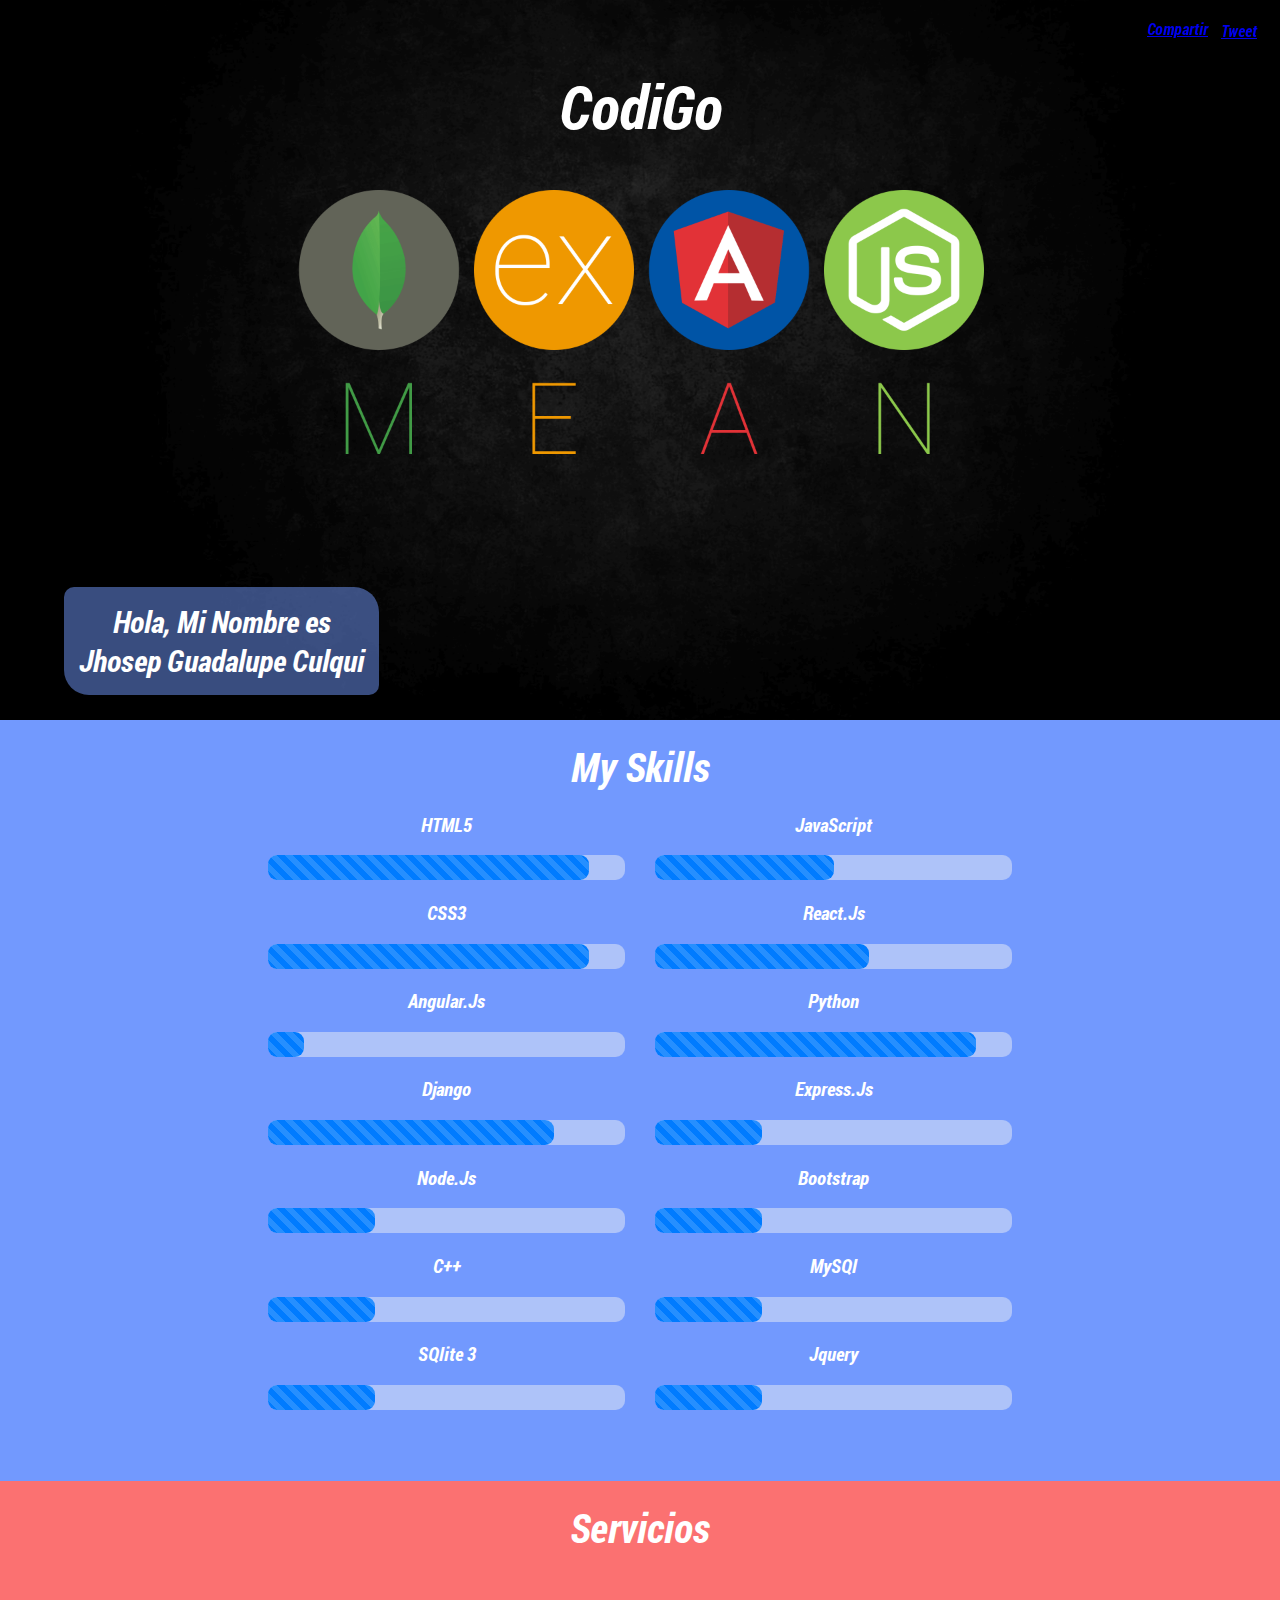
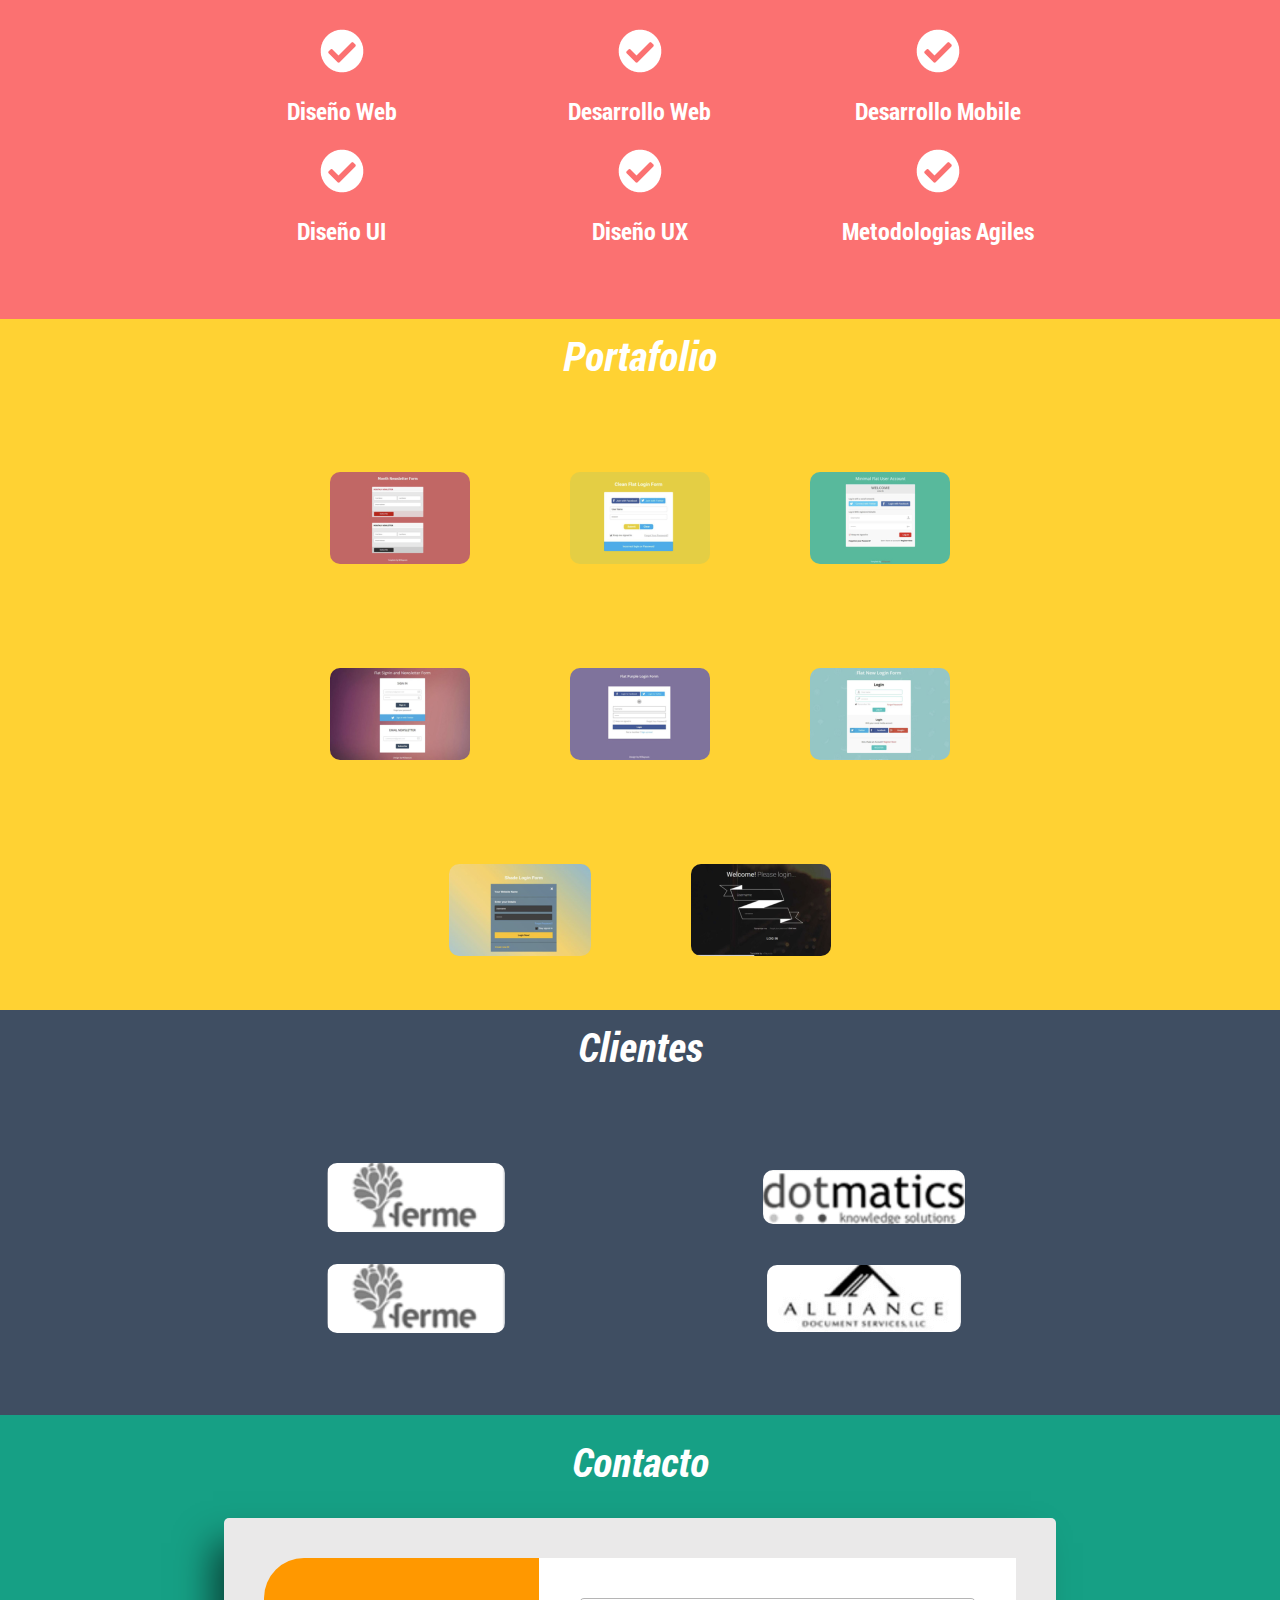
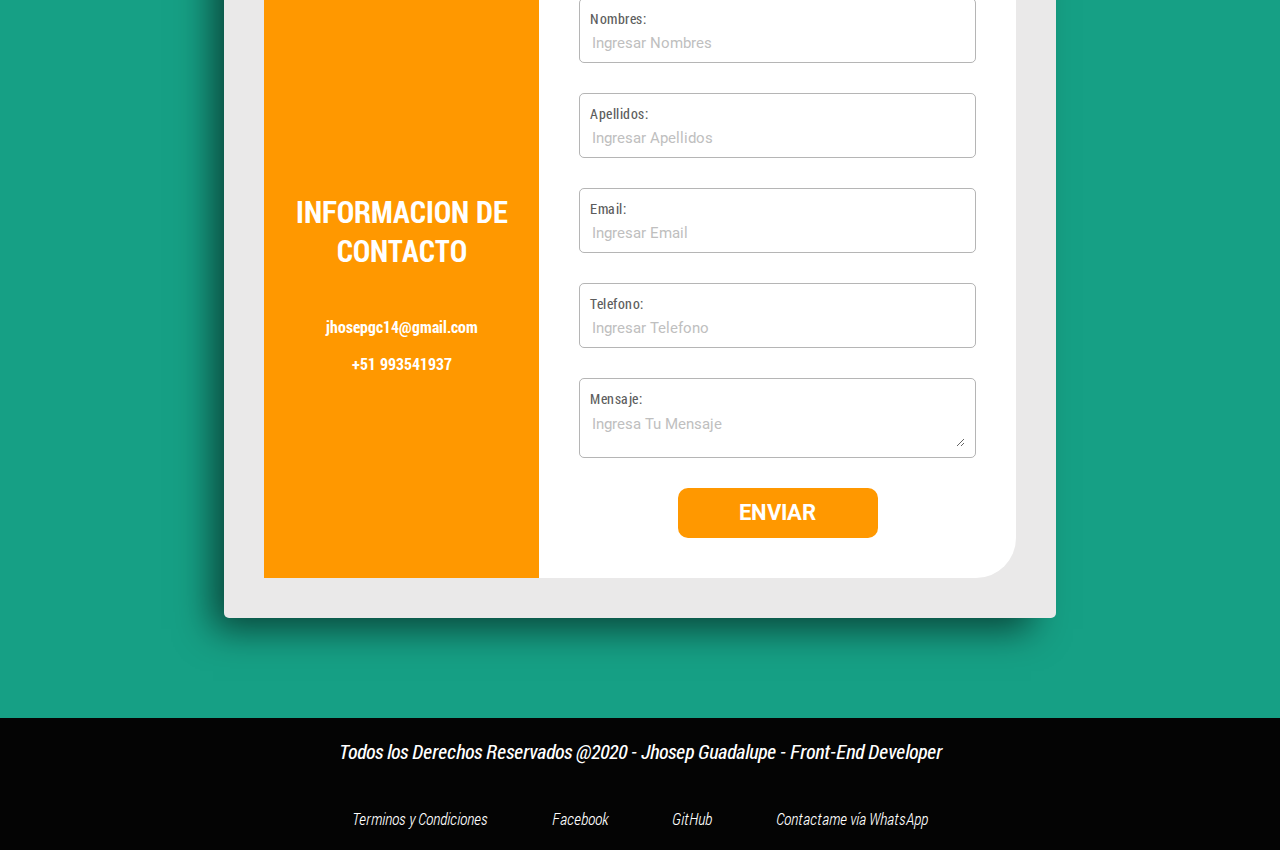
<file: index.html>
<!DOCTYPE html>
<html lang="en">

<head>
    <meta charset="UTF-8" />
    <meta name="viewport" content="width=device-width, initial-scale=1.0" />
    <meta http-equiv="X-UA-Compatible" content="ie=edge" />
    <title>..::Portafolio::.</title>
    <!-- <link rel="stylesheet" type="text/css" href="./styles/reset.css"/> -->
    <link rel="stylesheet" type="text/css" href="./styles/main.css" />
    <link rel="stylesheet" href="./fonts/Roboto/stylesheet.css">
    <meta name="description" content="Pagina web sobre metadatos y plugin de facebook" />
    <meta name="keywords" content="web, programacion, Jhosep" />

    <meta property="og:title" itemprop="headline" content="Pagina - codiGO" />
    <meta property="og:description" itemprop="description" content="Pagina web sobre metadatos y plugin de facebook" />
    <meta property="og:image" itemprop="image" content="https://jhosepgc14.github.io/Proyecto1/images/image.png" />
    <meta property="og:url" itemprop="url" content="https://jhosepgc14.github.io/Proyecto1/ejercicio1.html" />

    <meta name="twitter:card" content="summary_large_image" />
    <meta name="twitter:site" content="@Jhosepgc14" />
    <meta name="twitter:creator" content="@Jhosepgc14" />
    <meta name="twitter:title" content="Pagina - codiGO" />
    <meta name="twitter:description" content="Pagina web sobre portafolio de Jhosep Guadalupe, creada en conjunto en el 
      programa codiGO" />
    <meta name="twitter:image" content="https://jhosepgc14.github.io/Proyecto1/images/image.png" />

    <!--Twitter javascript-->
    <script>
        window.twttr = (function (d, s, id) {
            var js,
                fjs = d.getElementsByTagName(s)[0],
                t = window.twttr || {};
            if (d.getElementById(id)) return t;
            js = d.createElement(s);
            js.id = id;
            js.src = "https://platform.twitter.com/widgets.js";
            fjs.parentNode.insertBefore(js, fjs);

            t._e = [];
            t.ready = function (f) {
                t._e.push(f);
            };

            return t;
        })(document, "script", "twitter-wjs");
    </script>
</head>


<body>
    <div class="wrap">
        <ul class="social__content">
            <li class="facebook">
                <!-- Load Facebook SDK for JavaScript -->
                <div id="fb-root"></div>
                <script async defer crossorigin="anonymous"
                    src="https://connect.facebook.net/es_LA/sdk.js#xfbml=1&version=v4.0"></script>

                <!-- Your share button code -->
                <div class="fb-share-button" data-href="https://jhosepgc14.github.io/Proyecto1/ejercicio1.html"
                    data-layout="button_count" data-size="large">
                    <a target="_blank"
                        href="https://www.facebook.com/sharer/sharer.php?u=https%3A%2F%2Fjhosepgc14.github.io%2FProyecto1%2Fejercicio1.html&amp;src=sdkpreparse"
                        class="fb-xfbml-parse-ignore">Compartir</a>
            </li>
            <li class="twitter">
                <!--Twitter-->
                <a class="twitter-share-button" href="https://twitter.com/intent/tweet" data-size="large">
                    Tweet
                </a>
            </li>
            <li class="linkedin">
                <!--LinkendIn-->
                <script src="https://platform.linkedin.com/in.js" type="text/javascript">
                    lang: en_US
                </script>
                <script type="IN/Share" data-url="https://jhosepgc14.github.io/Proyecto1/ejercicio1.html"></script>
            </li>
        </ul>
        <!--CODIGO-->
        <main style="margin: 0">
            <section class="landing" style="margin: 0px">
                <figure style="margin: 0">
                    <img loading="lazy" class="imagen1" loading="lazy" src="./images/portafolio/meanjs.png" alt="imagen1" />
                </figure>
                <h1 class="titulo1">CodiGo</h1>
                <h2 class="nombre1">Hola, Mi Nombre es <br />Jhosep Guadalupe Culqui</h2>
            </section>

            <!--SKILLS-->
            <section class="banner2">
                <h2 style="margin: 0">My Skills</h2>
                <div class="contenskill">
                    <div class="contenskilltext">
                        <h3 class="skilltext">HTML5</h3>
                        <progress value="90" max="100"></progress>
                    </div>

                    <div class="contenskilltext">
                        <h3 class="skilltext">JavaScript</h3>
                        <progress value="50" max="100"></progress>
                    </div>

                    <div class="contenskilltext">
                        <h3 class="skilltext">CSS3</h3>
                        <progress value="90" max="100"></progress>
                    </div>

                    <div class="contenskilltext">
                        <h3 class="skilltext">React.Js</h3>
                        <progress value="60" max="100"></progress>
                    </div>

                    <div class="contenskilltext">
                        <h3 class="skilltext">Angular.Js</h3>
                        <progress value="10" max="100"></progress>
                    </div>

                    <div class="contenskilltext">
                        <h3 class="skilltext">Python</h3>
                        <progress value="90" max="100"></progress>
                    </div>

                    <div class="contenskilltext">
                        <h3 class="skilltext">Django</h3>
                        <progress value="80" max="100"></progress>
                    </div>
                    <div class="contenskilltext">
                        <h3 class="skilltext">Express.Js</h3>
                        <progress value="30" max="100"></progress>
                    </div>
                    <div class="contenskilltext">
                        <h3 class="skilltext">Node.Js</h3>
                        <progress value="30" max="100"></progress>
                    </div>
                    <div class="contenskilltext">
                        <h3 class="skilltext">Bootstrap</h3>
                        <progress value="30" max="100"></progress>
                    </div>
                    <div class="contenskilltext">
                        <h3 class="skilltext">C++</h3>
                        <progress value="30" max="100"></progress>
                    </div>
                    <div class="contenskilltext">
                        <h3 class="skilltext">MySQl</h3>
                        <progress value="30" max="100"></progress>
                    </div>
                    <div class="contenskilltext">
                        <h3 class="skilltext">SQlite 3</h3>
                        <progress value="30" max="100"></progress>
                    </div>
                    <div class="contenskilltext">
                        <h3 class="skilltext">Jquery</h3>
                        <progress value="30" max="100"></progress>
                    </div>
                </div>
            </section>
            <!--SERVICIOS-->
            <section class="service">
                <h2 class="titleservicio">Servicios</h2>
                <div class="contenedor">
                    <div class="blockdiseno">
                        <img loading="lazy" class="vectorservicios" src="./images/Vector.png" alt="vectorwebdesing" />
                        <h3 class="disenotext">Diseño Web</h3>
                    </div>
                    <div class="blockdiseno">
                        <img loading="lazy" class="vectorservicios" src="./images/Vector.png" alt="vectordesarrolo" />

                        <h3 class="desarrollotext">Desarrollo Web</h3>
                    </div>
                    <div class="blockdiseno">
                        <img loading="lazy" class="vectorservicios" src="./images/Vector.png" alt="vectordesarrolomobile" />

                        <h3 class="mobiletext">Desarrollo Mobile</h3>
                    </div>
                    <div class="blockdiseno">
                        <img loading="lazy" class="vectorservicios" src="./images/Vector.png" alt="vectordisenoui" />

                        <h3 class="uitext">Diseño UI</h3>
                    </div>
                    <div class="blockdiseno">
                        <img loading="lazy" class="vectorservicios" src="./images/Vector.png" alt="vectordisenoux" />

                        <h3 class="uxtext">Diseño UX</h3>
                    </div>
                    <div class="blockdiseno">
                        <img loading="lazy" class="vectorservicios" src="./images/Vector.png" alt="metodologias" />

                        <h3 class="metodtext">Metodologias Agiles</h3>
                    </div>
                </div>
            </section>
            <!--PORTAFOLIO-->
            <section class="portafolio">
                <h2 style="margin: 0">Portafolio</h2>
                <div class="contenportafolio">
                    <figure class="imagenportafolio">
                        <img loading="lazy" src="./images/portafolio/image1.png" alt="imagen1" />
                    </figure>
                    <figure class="imagenportafolio">
                        <img loading="lazy" src="./images/portafolio/image2.png" alt="imagen2" />
                    </figure>
                    <figure class="imagenportafolio">
                        <img loading="lazy" src="./images/portafolio/image3.png" alt="imagen3" />
                    </figure>
                    <figure class="imagenportafolio">
                        <img loading="lazy" src="./images/portafolio/image4.png" alt="imagen4" />
                    </figure>
                    <figure class="imagenportafolio">
                        <img loading="lazy" src="./images/portafolio/image5.png" alt="imagen5" />
                    </figure>
                    <figure class="imagenportafolio">
                        <img loading="lazy" src="./images/portafolio/image6.png" alt="imagen6" />
                    </figure>
                    <figure class="imagenportafolio">
                        <img loading="lazy" src="./images/portafolio/image7.png" alt="imagen7" />
                    </figure>
                    <figure class="imagenportafolio">
                        <img loading="lazy" src="./images/portafolio/image8.png" alt="imagen8" />
                    </figure>
            </section>
            <!--CLIENTES-->
            <section class="clientes">
                <h2 style="margin: 0">Clientes</h2>
                <div class="container__client">
                    <figure><img loading="lazy" src="./images/portafolio/ferme.png" alt="ferme" /></figure>
                    <figure><img loading="lazy" src="./images/portafolio/dotmatics.png" alt="dotmatics" /></figure>
                    <figure><img loading="lazy" src="./images/portafolio/ferme.png" alt="ferme2" /></figure>
                    <figure><img loading="lazy" src="./images/portafolio/alliance.png" alt="alliance" /></figure>
                </div>
            </section>
            <!--CONTACTO-->
            <section class="contacto">
                <h2 style="margin: 0">Contacto</h2>
                <div class="container__contact">
                    <div class="contact__info">
                        <h3>INFORMACION DE CONTACTO</h3>
                        <p>jhosepgc14@gmail.com</p>
                        <strong>+51 993541937</strong>
                    </div>
                    <div class="contact__input">
                        <div class="input__info">
                            <label for="">Nombres:</label>
                            <input type="text" placeholder="Ingresar Nombres" />
                        </div>
                        <div class="input__info">
                            <label for="">Apellidos:</label>
                            <input type="text" placeholder="Ingresar Apellidos" />
                        </div>
                        <div class="input__info">
                            <label for="">Email:</label>
                            <input type="text" placeholder="Ingresar Email" /></div>
                        <div class="input__info">
                            <label for="">Telefono:</label>
                            <input type="text" placeholder="Ingresar Telefono" /></div>
                        <div class="input__info">
                            <label for="">Mensaje:</label>
                            <textarea class="descripcion" type="textarea" placeholder="Ingresa Tu Mensaje" ></textarea>
                        </div>
                        <button type="button" onclick="alert('Hello world!')">
                            ENVIAR
                        </button>
                    </div>
                </div>
            </section>
            <footer>
                <div>
                    <p>Todos los Derechos Reservados @2020 - Jhosep Guadalupe - Front-End Developer</p>
                </div>
                <ul id="footer">
                    <li><a href="/">Terminos y Condiciones</a></li>
                    <li><a href="https://www.facebook.com/jhosep.guadalupe">Facebook</a></li>
                    <li><a href="https://github.com/JhosepGC14">GitHub</a></li>
                    <li><a href="https://api.whatsapp.com/send?phone=51993541937">Contactame vía WhatsApp</a></li>
                </ul>
            </footer>
        </main>
    </div>
</body>

</html>
</file>
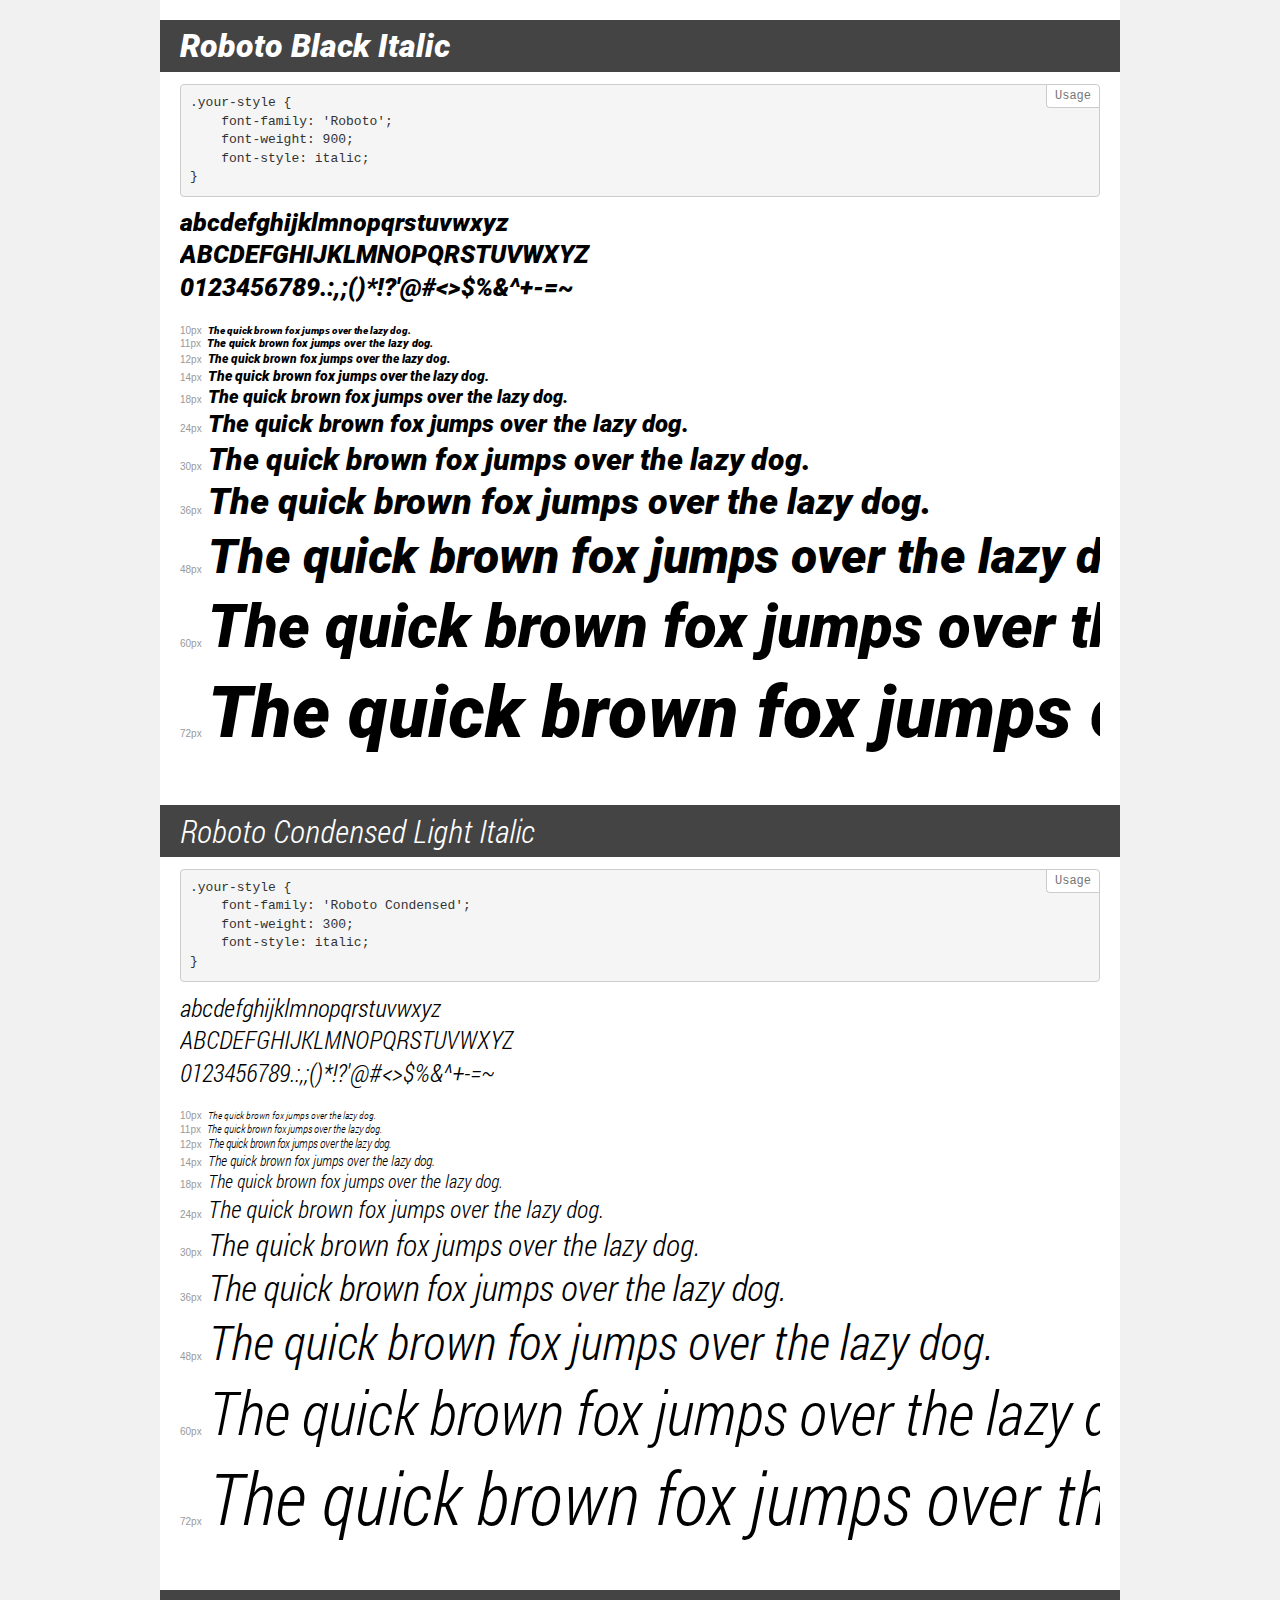
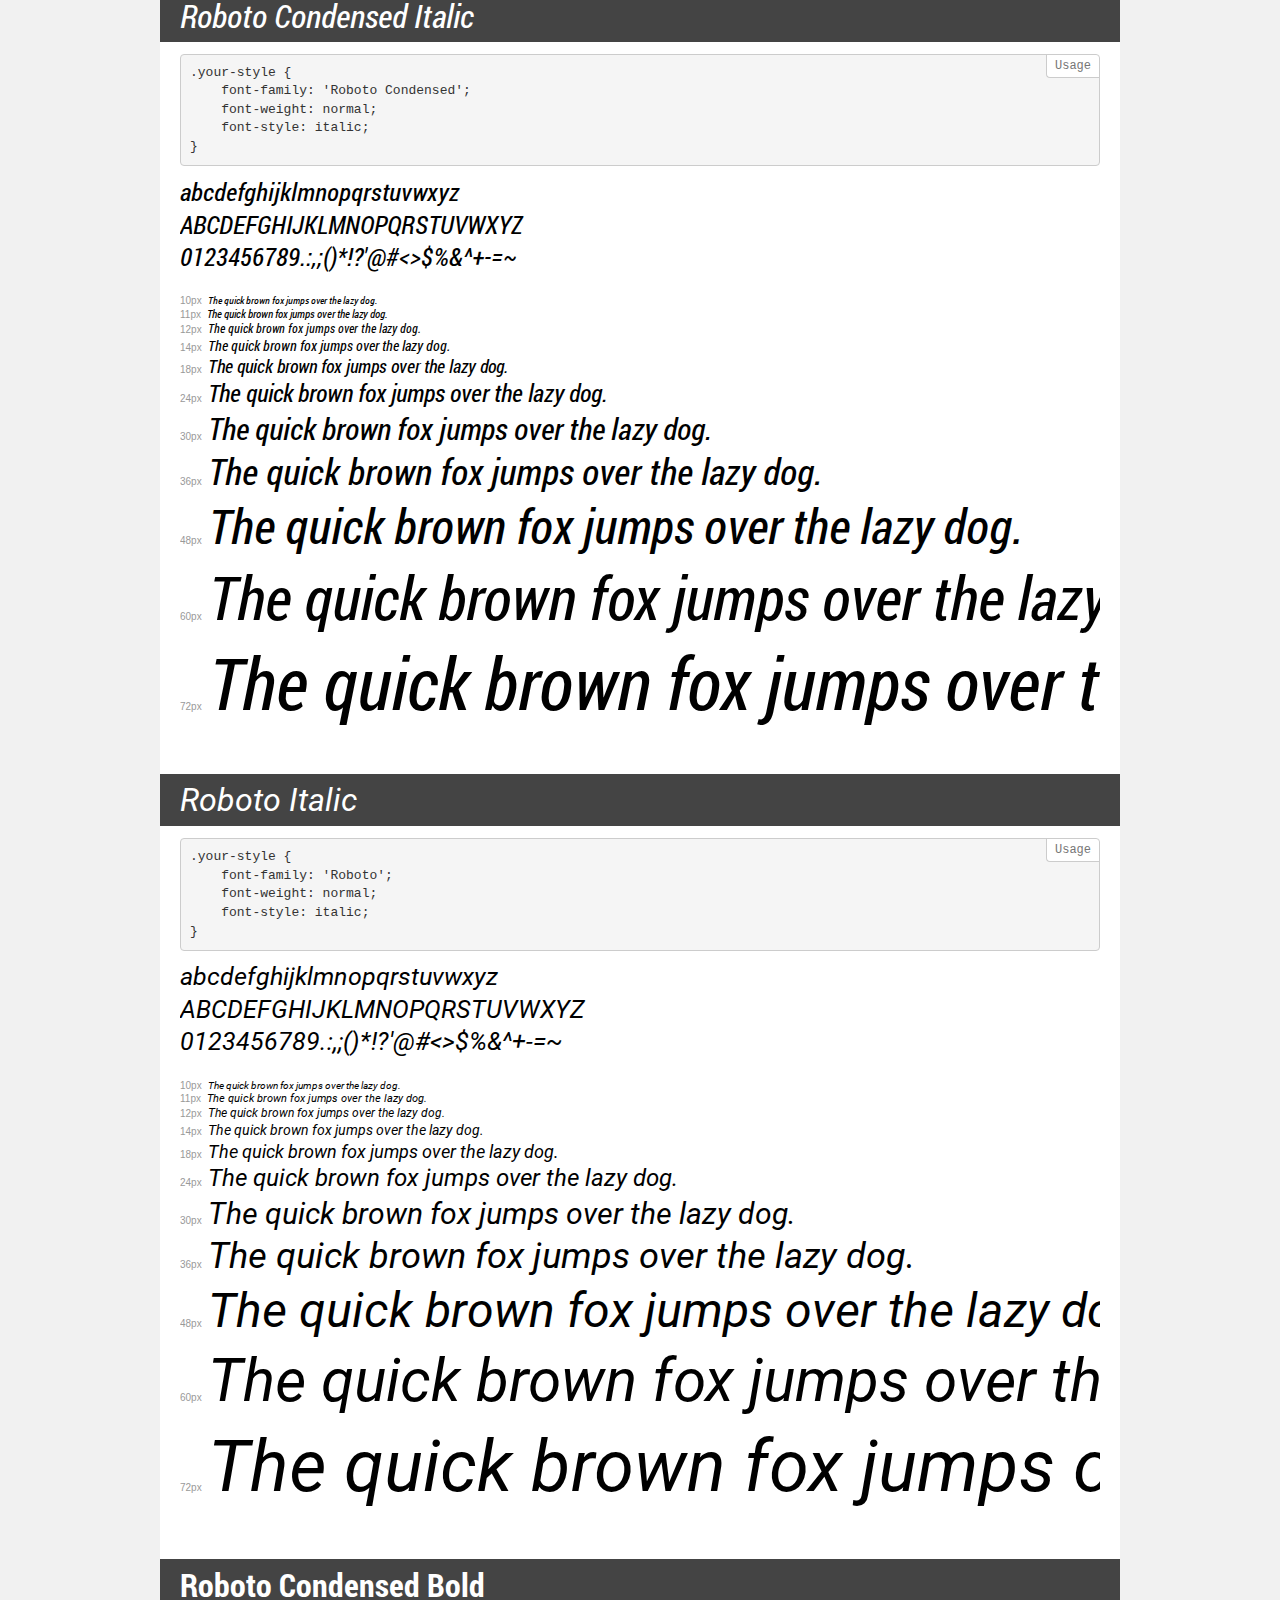
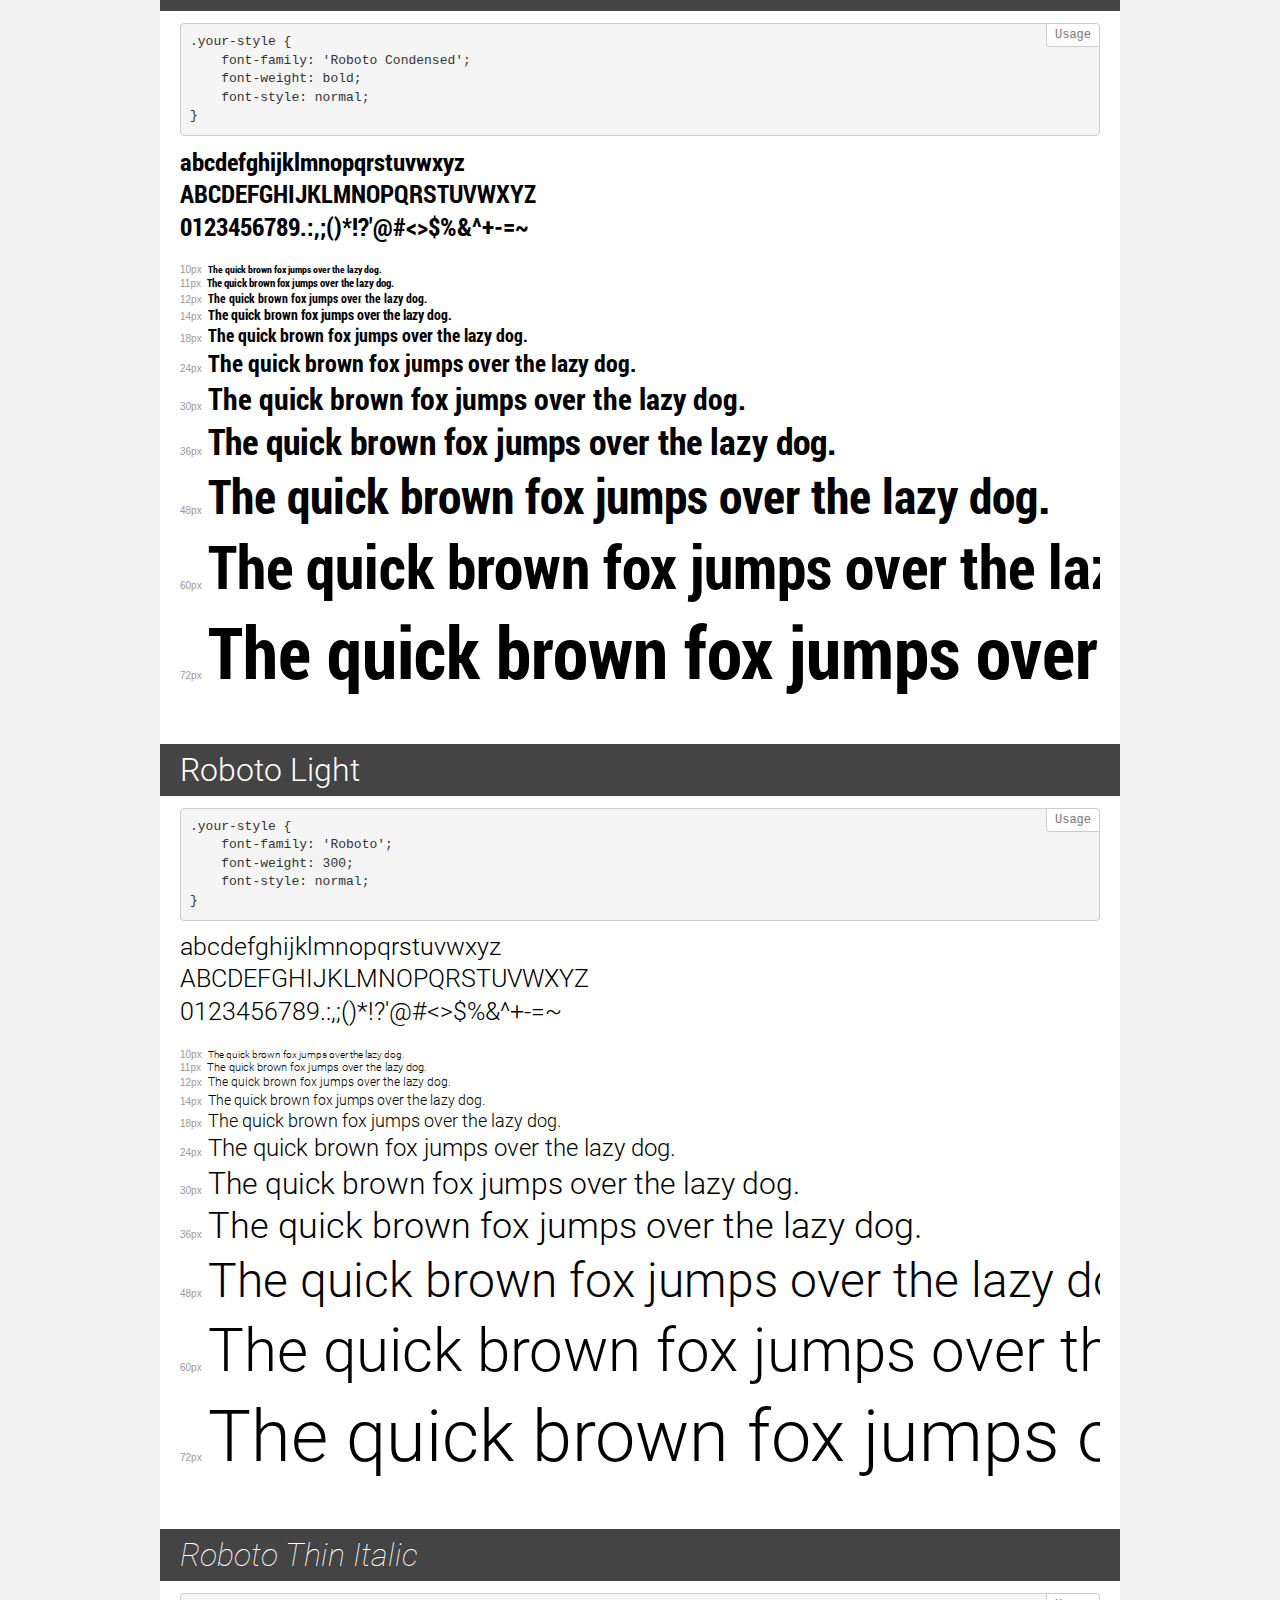
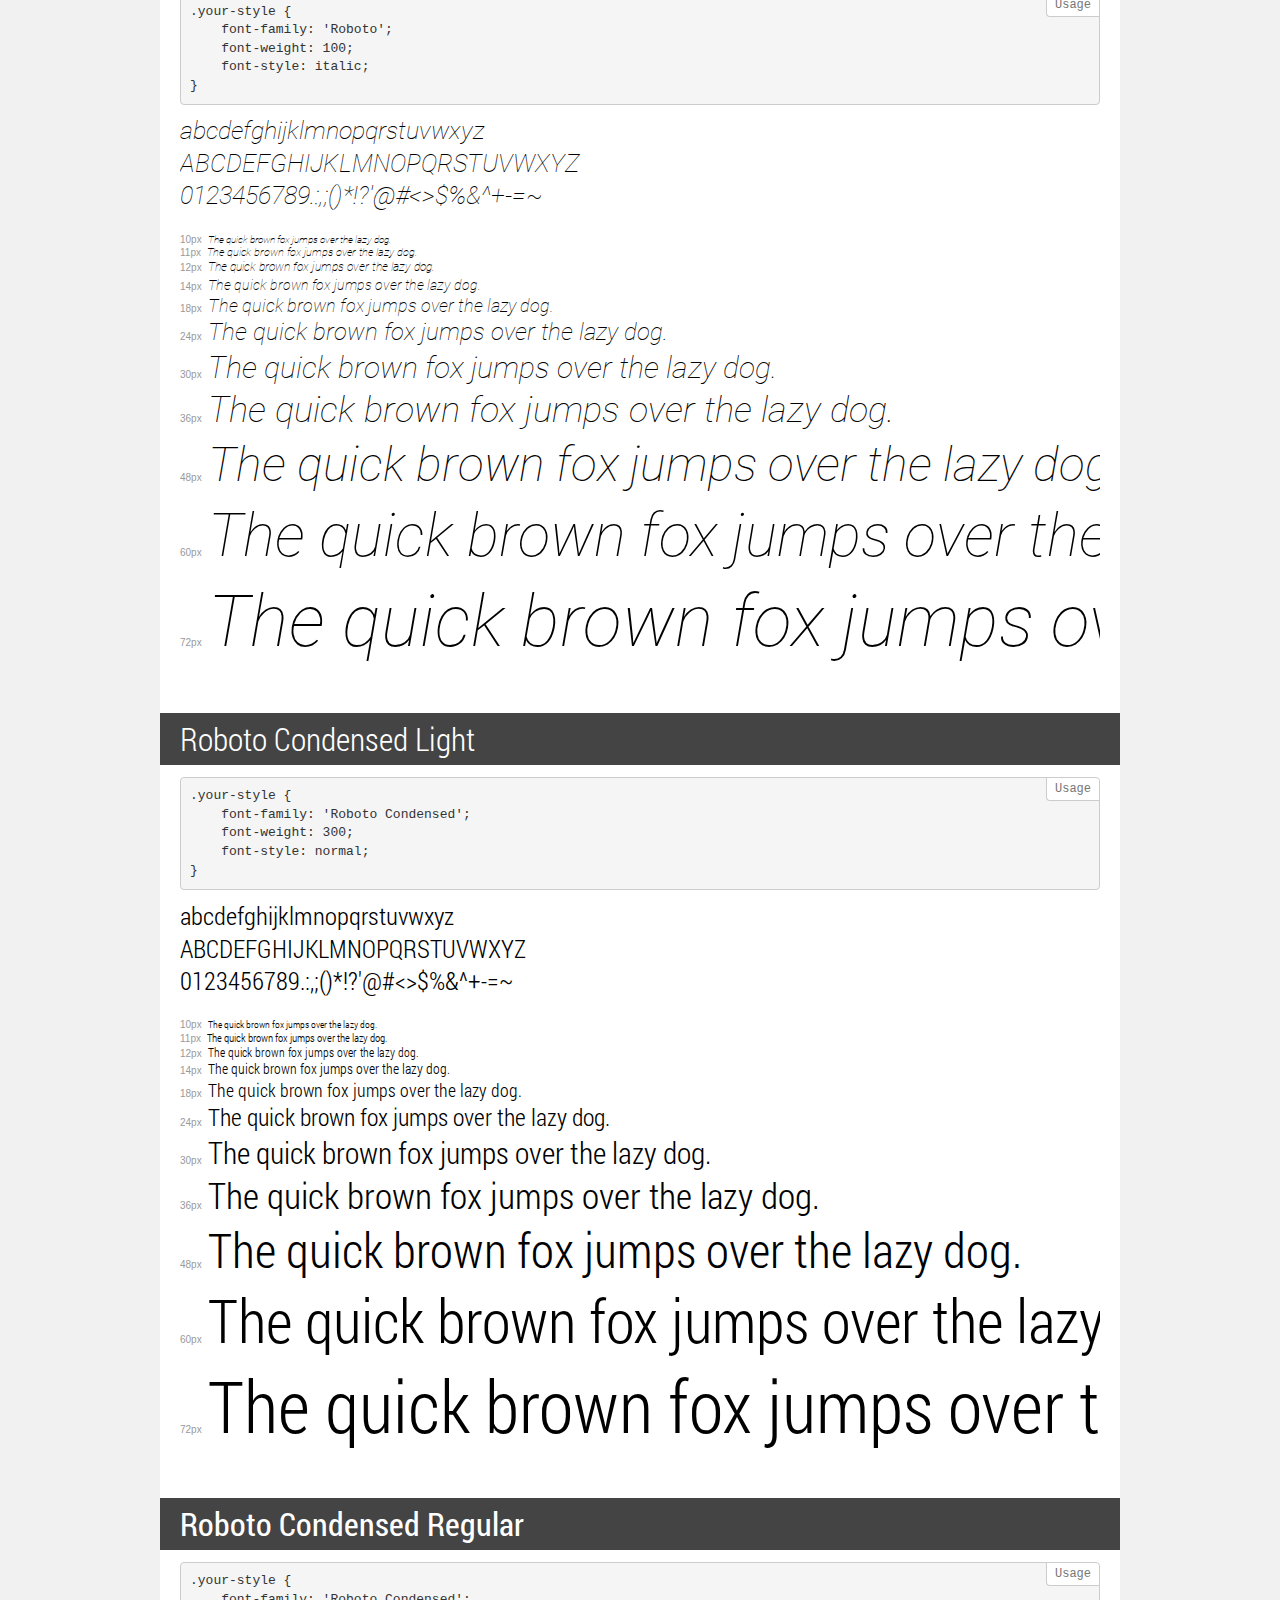
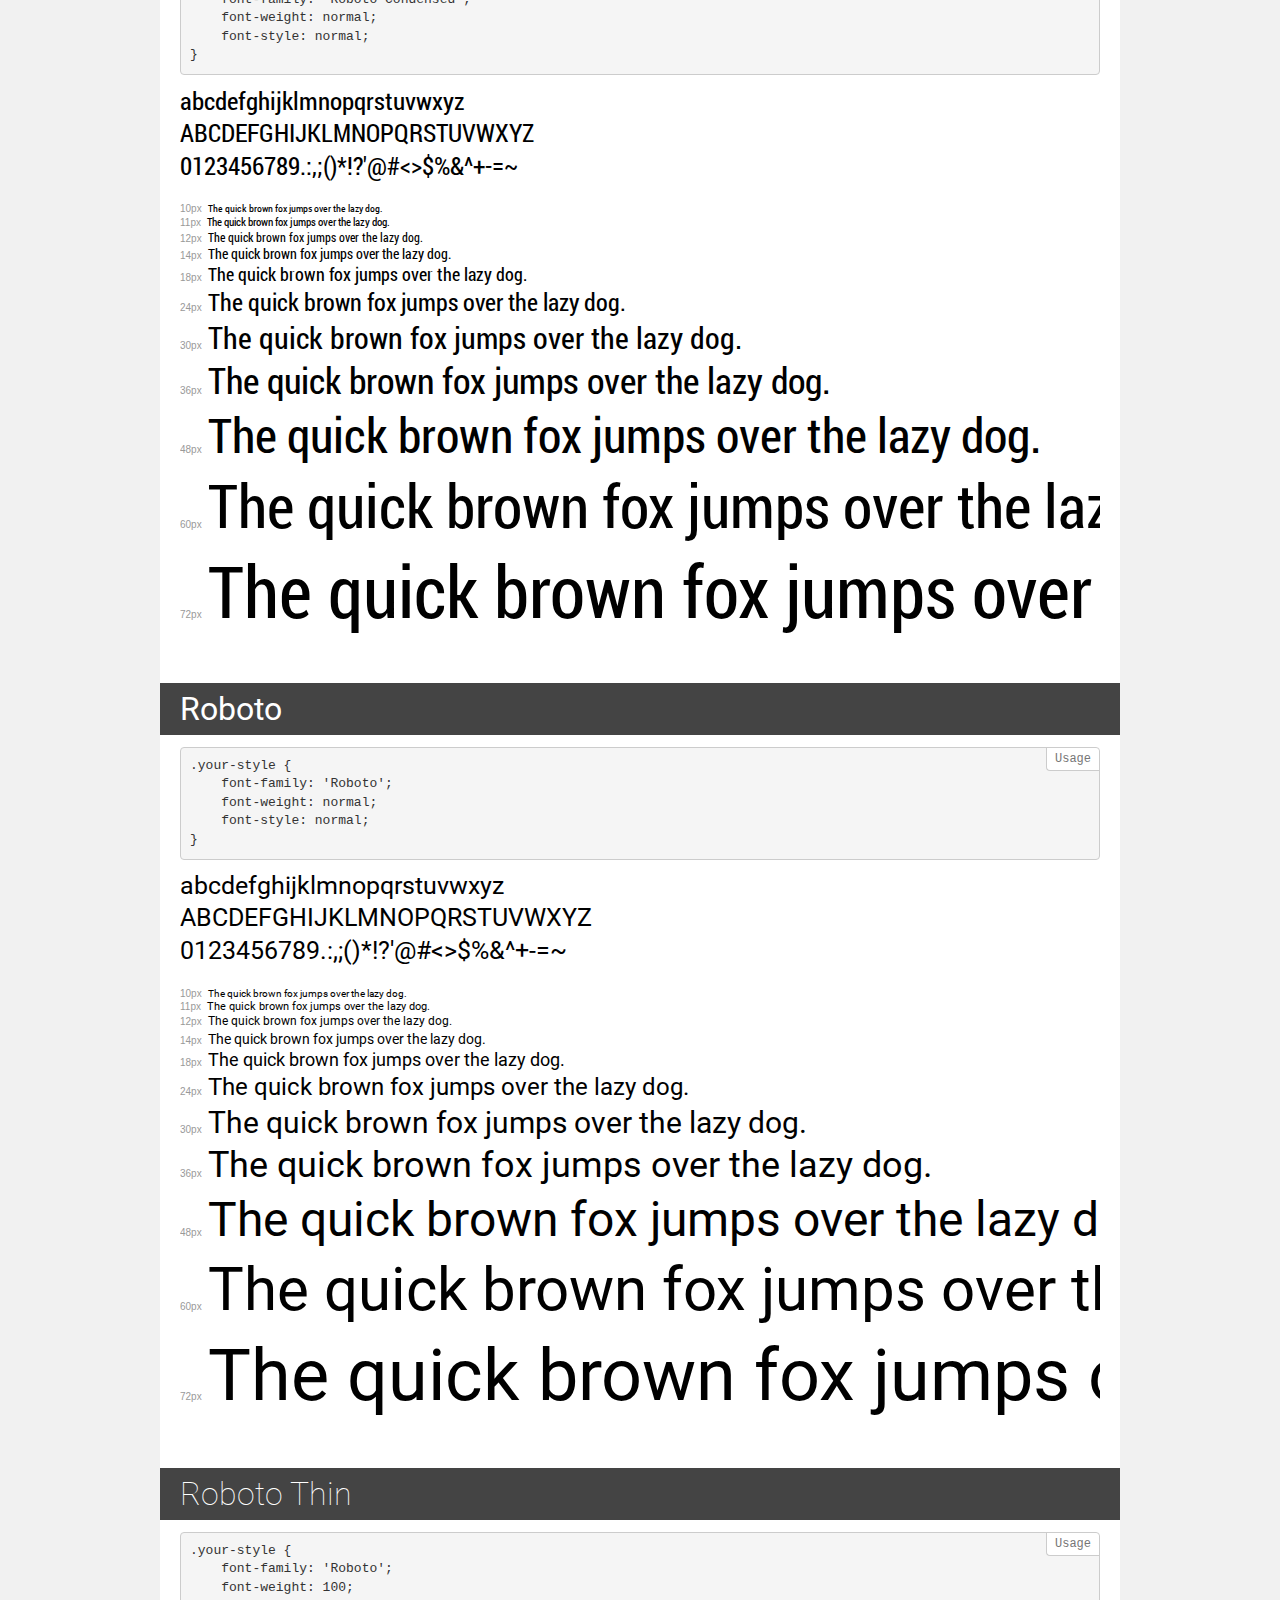
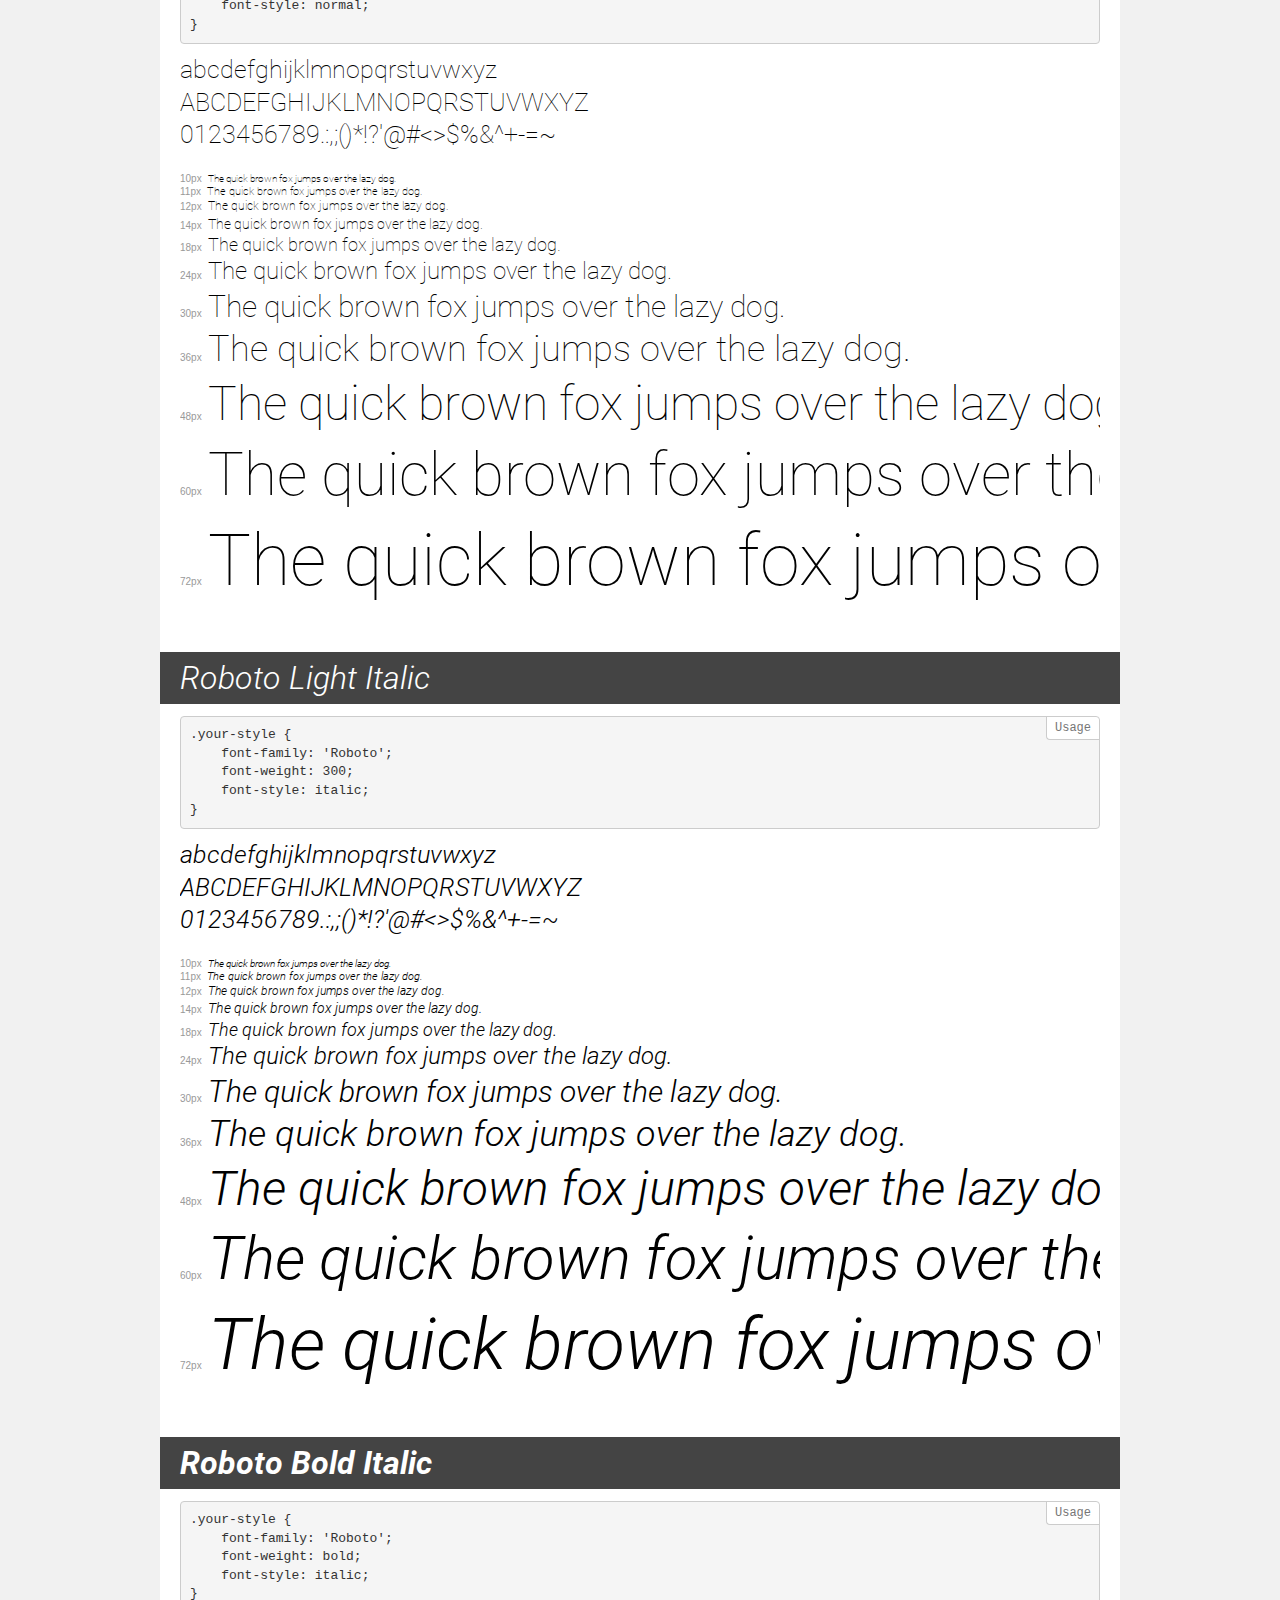
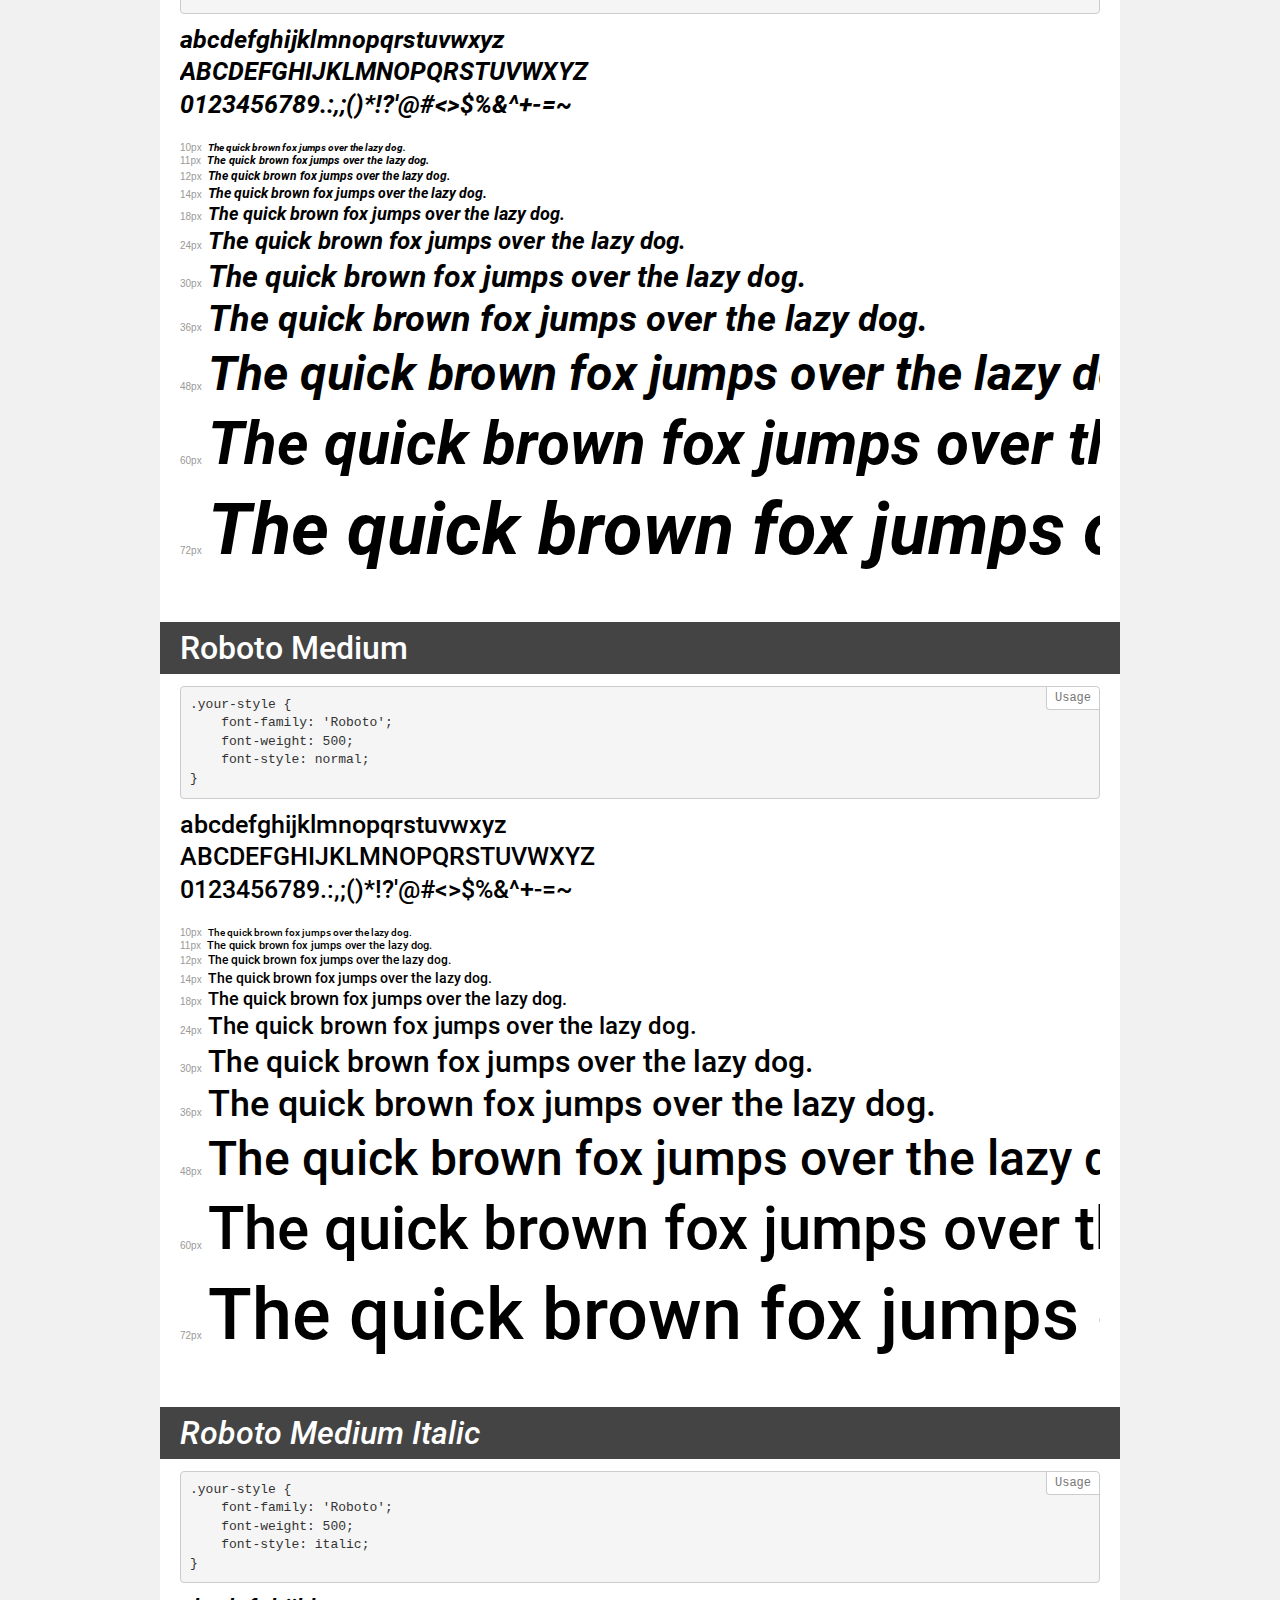
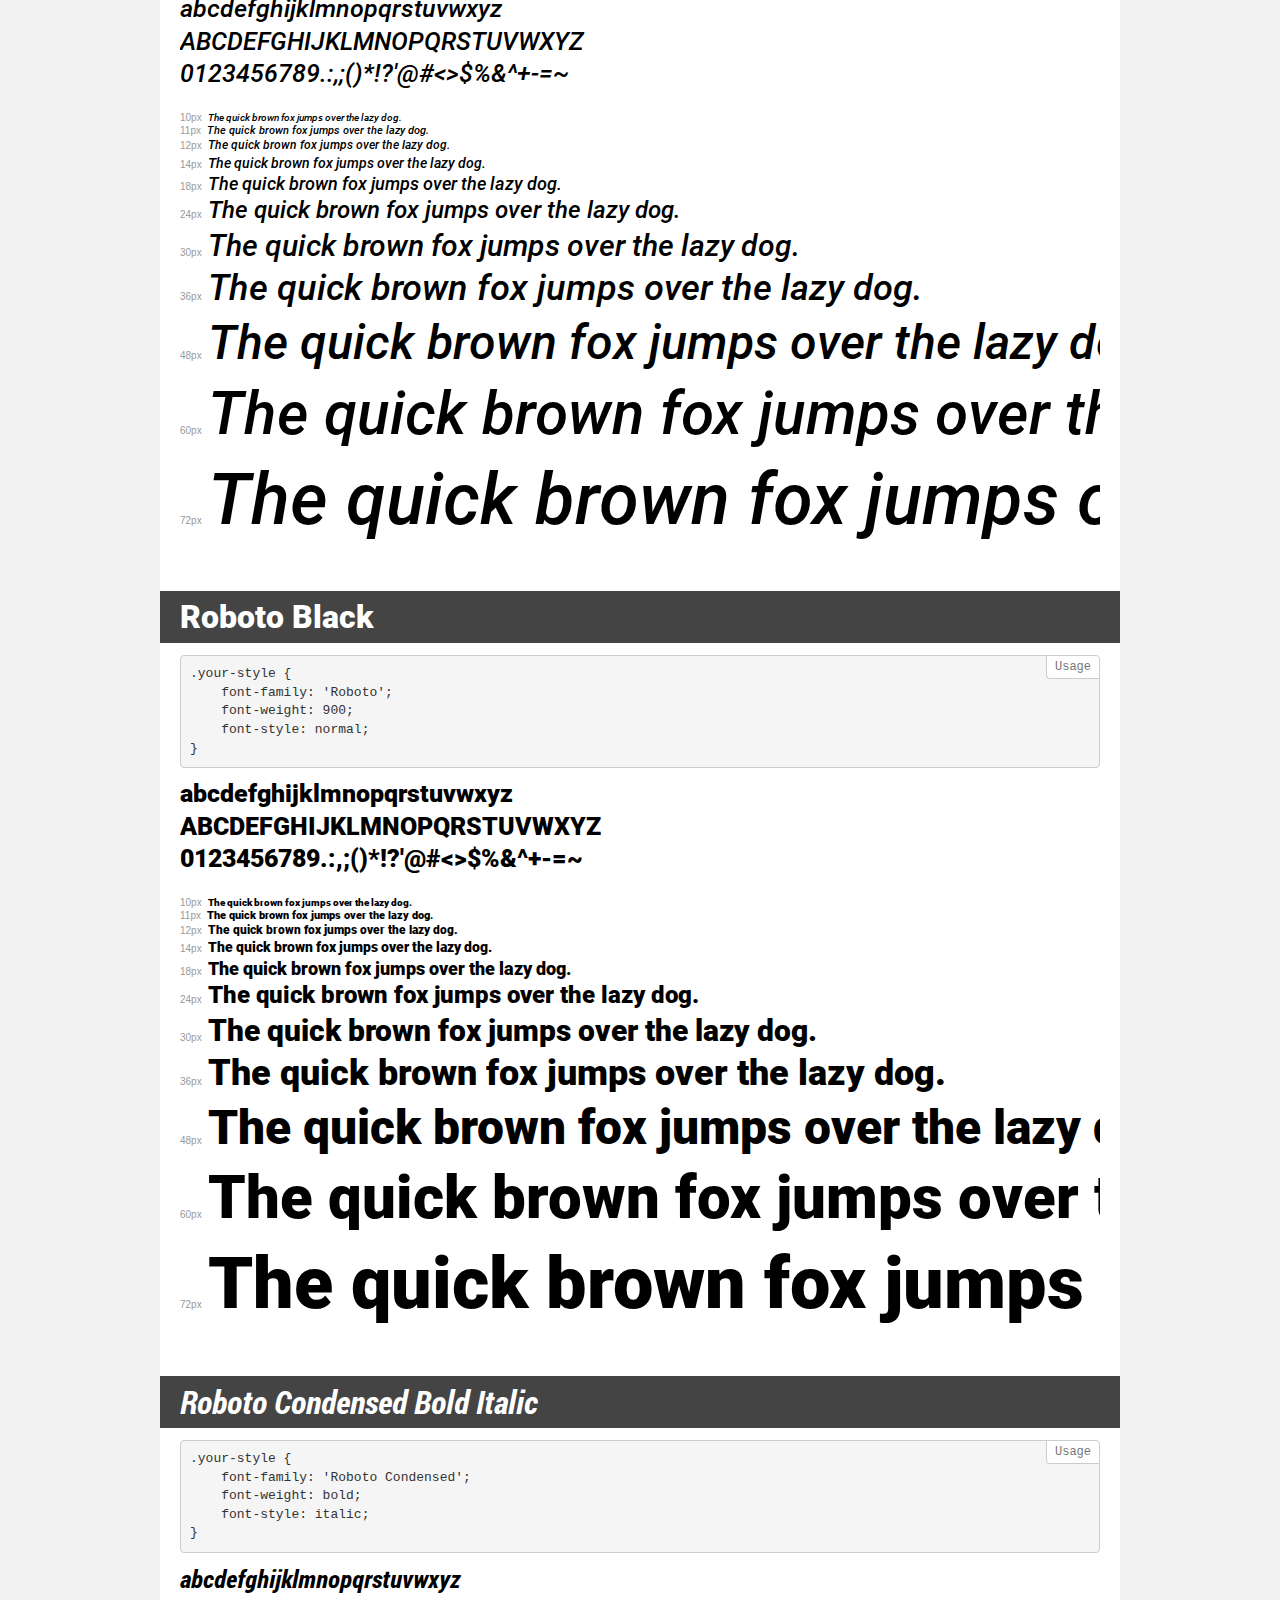
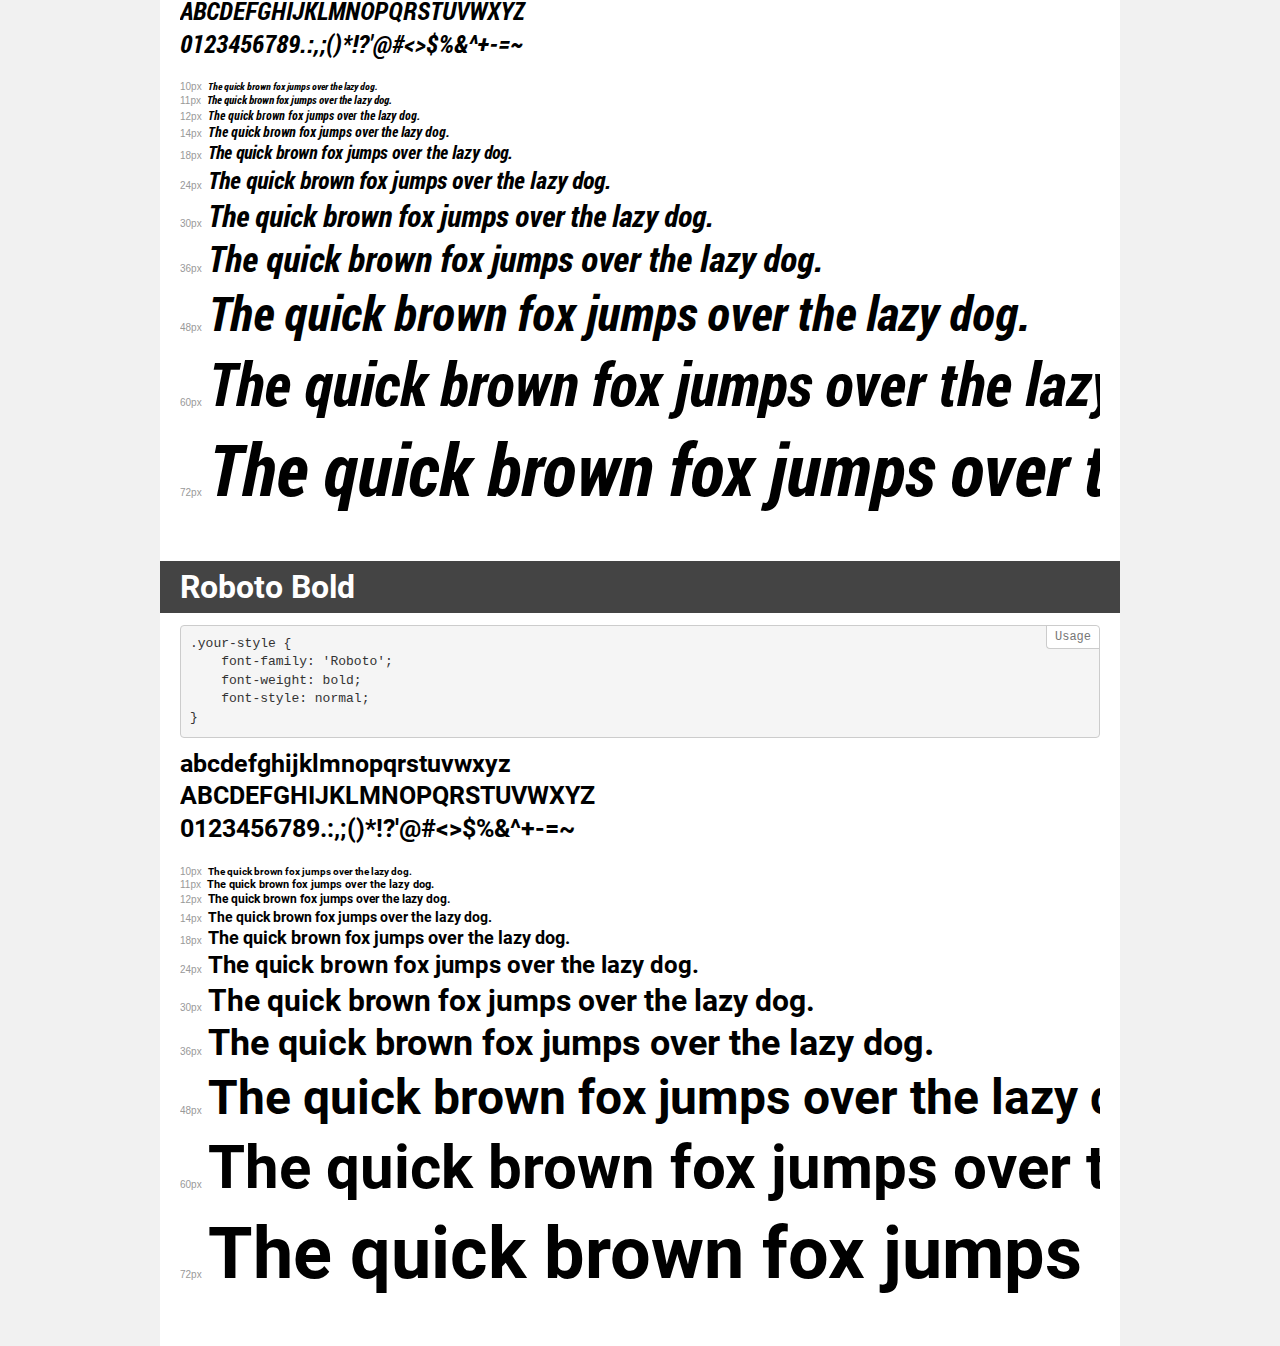
<file: fonts/Roboto/demo.html>
<!DOCTYPE html>
<html>
<head>
    <meta charset="utf-8">
    <meta http-equiv="X-UA-Compatible" content="IE=edge">
    <meta name="viewport" content="width=device-width, initial-scale=1">
    <meta name="robots" content="noindex, noarchive">
    <meta name="format-detection" content="telephone=no">
    <title>Transfonter demo</title>
    <link href="stylesheet.css" rel="stylesheet">
    <style>
        /*
        http://meyerweb.com/eric/tools/css/reset/
        v2.0 | 20110126
        License: none (public domain)
        */
        html, body, div, span, applet, object, iframe,
        h1, h2, h3, h4, h5, h6, p, blockquote, pre,
        a, abbr, acronym, address, big, cite, code,
        del, dfn, em, img, ins, kbd, q, s, samp,
        small, strike, strong, sub, sup, tt, var,
        b, u, i, center,
        dl, dt, dd, ol, ul, li,
        fieldset, form, label, legend,
        table, caption, tbody, tfoot, thead, tr, th, td,
        article, aside, canvas, details, embed,
        figure, figcaption, footer, header, hgroup,
        menu, nav, output, ruby, section, summary,
        time, mark, audio, video {
            margin: 0;
            padding: 0;
            border: 0;
            font-size: 100%;
            font: inherit;
            vertical-align: baseline;
        }
        /* HTML5 display-role reset for older browsers */
        article, aside, details, figcaption, figure,
        footer, header, hgroup, menu, nav, section {
            display: block;
        }
        body {
            line-height: 1;
        }
        ol, ul {
            list-style: none;
        }
        blockquote, q {
            quotes: none;
        }
        blockquote:before, blockquote:after,
        q:before, q:after {
            content: '';
            content: none;
        }
        table {
            border-collapse: collapse;
            border-spacing: 0;
        }
        /* common styles */
        body {
            background: #f1f1f1;
            color: #000;
        }
        .page {
            background: #fff;
            width: 920px;
            margin: 0 auto;
            padding: 20px 20px 0 20px;
            overflow: hidden;
        }
        .font-container {
            overflow-x: auto;
            overflow-y: hidden;
            margin-bottom: 40px;
            line-height: 1.3;
            white-space: nowrap;
            padding-bottom: 5px;
        }
        h1 {
            position: relative;
            background: #444;
            font-size: 32px;
            color: #fff;
            padding: 10px 20px;
            margin: 0 -20px 12px -20px;
        }
        .letters {
            font-size: 25px;
            margin-bottom: 20px;
        }
        .s10:before {
            content: '10px';
        }
        .s11:before {
            content: '11px';
        }
        .s12:before {
            content: '12px';
        }
        .s14:before {
            content: '14px';
        }
        .s18:before {
            content: '18px';
        }
        .s24:before {
            content: '24px';
        }
        .s30:before {
            content: '30px';
        }
        .s36:before {
            content: '36px';
        }
        .s48:before {
            content: '48px';
        }
        .s60:before {
            content: '60px';
        }
        .s72:before {
            content: '72px';
        }
        .s10:before, .s11:before, .s12:before, .s14:before,
        .s18:before, .s24:before, .s30:before, .s36:before,
        .s48:before, .s60:before, .s72:before {
            font-family: Arial, sans-serif;
            font-size: 10px;
            font-weight: normal;
            font-style: normal;
            color: #999;
            padding-right: 6px;
        }
        pre {
            display: block;
            position: relative;
            padding: 9px;
            margin: 0 0 10px;
            font-family: Monaco, Menlo, Consolas, "Courier New", monospace !important;
            font-size: 13px;
            line-height: 1.428571429;
            color: #333;
            font-weight: normal !important;
            font-style: normal !important;
            background-color: #f5f5f5;
            border: 1px solid #ccc;
            overflow-x: auto;
            border-radius: 4px;
        }
        pre:after {
            display: block;
            position: absolute;
            right: 0;
            top: 0;
            content: 'Usage';
            line-height: 1;
            padding: 5px 8px;
            font-size: 12px;
            color: #767676;
            background-color: #fff;
            border: 1px solid #ccc;
            border-right: none;
            border-top: none;
            border-radius: 0 4px 0 4px;
            z-index: 10;
        }
        /* responsive */
        @media (max-width: 959px) {
            .page {
                width: auto;
                margin: 0;
            }
        }
    </style>
</head>
<body>
<div class="page">
    <div class="demo" style="font-family: 'Roboto'; font-weight: 900; font-style: italic;">
        <h1>Roboto Black Italic</h1>
        <pre>.your-style {
    font-family: 'Roboto';
    font-weight: 900;
    font-style: italic;
}</pre>
        <div class="font-container">
            <p class="letters">
                abcdefghijklmnopqrstuvwxyz<br>
ABCDEFGHIJKLMNOPQRSTUVWXYZ<br>
                0123456789.:,;()*!?'@#<>$%&^+-=~
            </p>
            <p class="s10" style="font-size: 10px;">The quick brown fox jumps over the lazy dog.</p>
            <p class="s11" style="font-size: 11px;">The quick brown fox jumps over the lazy dog.</p>
            <p class="s12" style="font-size: 12px;">The quick brown fox jumps over the lazy dog.</p>
            <p class="s14" style="font-size: 14px;">The quick brown fox jumps over the lazy dog.</p>
            <p class="s18" style="font-size: 18px;">The quick brown fox jumps over the lazy dog.</p>
            <p class="s24" style="font-size: 24px;">The quick brown fox jumps over the lazy dog.</p>
            <p class="s30" style="font-size: 30px;">The quick brown fox jumps over the lazy dog.</p>
            <p class="s36" style="font-size: 36px;">The quick brown fox jumps over the lazy dog.</p>
            <p class="s48" style="font-size: 48px;">The quick brown fox jumps over the lazy dog.</p>
            <p class="s60" style="font-size: 60px;">The quick brown fox jumps over the lazy dog.</p>
            <p class="s72" style="font-size: 72px;">The quick brown fox jumps over the lazy dog.</p>
        </div>
    </div>
    <div class="demo" style="font-family: 'Roboto Condensed'; font-weight: 300; font-style: italic;">
        <h1>Roboto Condensed Light Italic</h1>
        <pre>.your-style {
    font-family: 'Roboto Condensed';
    font-weight: 300;
    font-style: italic;
}</pre>
        <div class="font-container">
            <p class="letters">
                abcdefghijklmnopqrstuvwxyz<br>
ABCDEFGHIJKLMNOPQRSTUVWXYZ<br>
                0123456789.:,;()*!?'@#<>$%&^+-=~
            </p>
            <p class="s10" style="font-size: 10px;">The quick brown fox jumps over the lazy dog.</p>
            <p class="s11" style="font-size: 11px;">The quick brown fox jumps over the lazy dog.</p>
            <p class="s12" style="font-size: 12px;">The quick brown fox jumps over the lazy dog.</p>
            <p class="s14" style="font-size: 14px;">The quick brown fox jumps over the lazy dog.</p>
            <p class="s18" style="font-size: 18px;">The quick brown fox jumps over the lazy dog.</p>
            <p class="s24" style="font-size: 24px;">The quick brown fox jumps over the lazy dog.</p>
            <p class="s30" style="font-size: 30px;">The quick brown fox jumps over the lazy dog.</p>
            <p class="s36" style="font-size: 36px;">The quick brown fox jumps over the lazy dog.</p>
            <p class="s48" style="font-size: 48px;">The quick brown fox jumps over the lazy dog.</p>
            <p class="s60" style="font-size: 60px;">The quick brown fox jumps over the lazy dog.</p>
            <p class="s72" style="font-size: 72px;">The quick brown fox jumps over the lazy dog.</p>
        </div>
    </div>
    <div class="demo" style="font-family: 'Roboto Condensed'; font-weight: normal; font-style: italic;">
        <h1>Roboto Condensed Italic</h1>
        <pre>.your-style {
    font-family: 'Roboto Condensed';
    font-weight: normal;
    font-style: italic;
}</pre>
        <div class="font-container">
            <p class="letters">
                abcdefghijklmnopqrstuvwxyz<br>
ABCDEFGHIJKLMNOPQRSTUVWXYZ<br>
                0123456789.:,;()*!?'@#<>$%&^+-=~
            </p>
            <p class="s10" style="font-size: 10px;">The quick brown fox jumps over the lazy dog.</p>
            <p class="s11" style="font-size: 11px;">The quick brown fox jumps over the lazy dog.</p>
            <p class="s12" style="font-size: 12px;">The quick brown fox jumps over the lazy dog.</p>
            <p class="s14" style="font-size: 14px;">The quick brown fox jumps over the lazy dog.</p>
            <p class="s18" style="font-size: 18px;">The quick brown fox jumps over the lazy dog.</p>
            <p class="s24" style="font-size: 24px;">The quick brown fox jumps over the lazy dog.</p>
            <p class="s30" style="font-size: 30px;">The quick brown fox jumps over the lazy dog.</p>
            <p class="s36" style="font-size: 36px;">The quick brown fox jumps over the lazy dog.</p>
            <p class="s48" style="font-size: 48px;">The quick brown fox jumps over the lazy dog.</p>
            <p class="s60" style="font-size: 60px;">The quick brown fox jumps over the lazy dog.</p>
            <p class="s72" style="font-size: 72px;">The quick brown fox jumps over the lazy dog.</p>
        </div>
    </div>
    <div class="demo" style="font-family: 'Roboto'; font-weight: normal; font-style: italic;">
        <h1>Roboto Italic</h1>
        <pre>.your-style {
    font-family: 'Roboto';
    font-weight: normal;
    font-style: italic;
}</pre>
        <div class="font-container">
            <p class="letters">
                abcdefghijklmnopqrstuvwxyz<br>
ABCDEFGHIJKLMNOPQRSTUVWXYZ<br>
                0123456789.:,;()*!?'@#<>$%&^+-=~
            </p>
            <p class="s10" style="font-size: 10px;">The quick brown fox jumps over the lazy dog.</p>
            <p class="s11" style="font-size: 11px;">The quick brown fox jumps over the lazy dog.</p>
            <p class="s12" style="font-size: 12px;">The quick brown fox jumps over the lazy dog.</p>
            <p class="s14" style="font-size: 14px;">The quick brown fox jumps over the lazy dog.</p>
            <p class="s18" style="font-size: 18px;">The quick brown fox jumps over the lazy dog.</p>
            <p class="s24" style="font-size: 24px;">The quick brown fox jumps over the lazy dog.</p>
            <p class="s30" style="font-size: 30px;">The quick brown fox jumps over the lazy dog.</p>
            <p class="s36" style="font-size: 36px;">The quick brown fox jumps over the lazy dog.</p>
            <p class="s48" style="font-size: 48px;">The quick brown fox jumps over the lazy dog.</p>
            <p class="s60" style="font-size: 60px;">The quick brown fox jumps over the lazy dog.</p>
            <p class="s72" style="font-size: 72px;">The quick brown fox jumps over the lazy dog.</p>
        </div>
    </div>
    <div class="demo" style="font-family: 'Roboto Condensed'; font-weight: bold; font-style: normal;">
        <h1>Roboto Condensed Bold</h1>
        <pre>.your-style {
    font-family: 'Roboto Condensed';
    font-weight: bold;
    font-style: normal;
}</pre>
        <div class="font-container">
            <p class="letters">
                abcdefghijklmnopqrstuvwxyz<br>
ABCDEFGHIJKLMNOPQRSTUVWXYZ<br>
                0123456789.:,;()*!?'@#<>$%&^+-=~
            </p>
            <p class="s10" style="font-size: 10px;">The quick brown fox jumps over the lazy dog.</p>
            <p class="s11" style="font-size: 11px;">The quick brown fox jumps over the lazy dog.</p>
            <p class="s12" style="font-size: 12px;">The quick brown fox jumps over the lazy dog.</p>
            <p class="s14" style="font-size: 14px;">The quick brown fox jumps over the lazy dog.</p>
            <p class="s18" style="font-size: 18px;">The quick brown fox jumps over the lazy dog.</p>
            <p class="s24" style="font-size: 24px;">The quick brown fox jumps over the lazy dog.</p>
            <p class="s30" style="font-size: 30px;">The quick brown fox jumps over the lazy dog.</p>
            <p class="s36" style="font-size: 36px;">The quick brown fox jumps over the lazy dog.</p>
            <p class="s48" style="font-size: 48px;">The quick brown fox jumps over the lazy dog.</p>
            <p class="s60" style="font-size: 60px;">The quick brown fox jumps over the lazy dog.</p>
            <p class="s72" style="font-size: 72px;">The quick brown fox jumps over the lazy dog.</p>
        </div>
    </div>
    <div class="demo" style="font-family: 'Roboto'; font-weight: 300; font-style: normal;">
        <h1>Roboto Light</h1>
        <pre>.your-style {
    font-family: 'Roboto';
    font-weight: 300;
    font-style: normal;
}</pre>
        <div class="font-container">
            <p class="letters">
                abcdefghijklmnopqrstuvwxyz<br>
ABCDEFGHIJKLMNOPQRSTUVWXYZ<br>
                0123456789.:,;()*!?'@#<>$%&^+-=~
            </p>
            <p class="s10" style="font-size: 10px;">The quick brown fox jumps over the lazy dog.</p>
            <p class="s11" style="font-size: 11px;">The quick brown fox jumps over the lazy dog.</p>
            <p class="s12" style="font-size: 12px;">The quick brown fox jumps over the lazy dog.</p>
            <p class="s14" style="font-size: 14px;">The quick brown fox jumps over the lazy dog.</p>
            <p class="s18" style="font-size: 18px;">The quick brown fox jumps over the lazy dog.</p>
            <p class="s24" style="font-size: 24px;">The quick brown fox jumps over the lazy dog.</p>
            <p class="s30" style="font-size: 30px;">The quick brown fox jumps over the lazy dog.</p>
            <p class="s36" style="font-size: 36px;">The quick brown fox jumps over the lazy dog.</p>
            <p class="s48" style="font-size: 48px;">The quick brown fox jumps over the lazy dog.</p>
            <p class="s60" style="font-size: 60px;">The quick brown fox jumps over the lazy dog.</p>
            <p class="s72" style="font-size: 72px;">The quick brown fox jumps over the lazy dog.</p>
        </div>
    </div>
    <div class="demo" style="font-family: 'Roboto'; font-weight: 100; font-style: italic;">
        <h1>Roboto Thin Italic</h1>
        <pre>.your-style {
    font-family: 'Roboto';
    font-weight: 100;
    font-style: italic;
}</pre>
        <div class="font-container">
            <p class="letters">
                abcdefghijklmnopqrstuvwxyz<br>
ABCDEFGHIJKLMNOPQRSTUVWXYZ<br>
                0123456789.:,;()*!?'@#<>$%&^+-=~
            </p>
            <p class="s10" style="font-size: 10px;">The quick brown fox jumps over the lazy dog.</p>
            <p class="s11" style="font-size: 11px;">The quick brown fox jumps over the lazy dog.</p>
            <p class="s12" style="font-size: 12px;">The quick brown fox jumps over the lazy dog.</p>
            <p class="s14" style="font-size: 14px;">The quick brown fox jumps over the lazy dog.</p>
            <p class="s18" style="font-size: 18px;">The quick brown fox jumps over the lazy dog.</p>
            <p class="s24" style="font-size: 24px;">The quick brown fox jumps over the lazy dog.</p>
            <p class="s30" style="font-size: 30px;">The quick brown fox jumps over the lazy dog.</p>
            <p class="s36" style="font-size: 36px;">The quick brown fox jumps over the lazy dog.</p>
            <p class="s48" style="font-size: 48px;">The quick brown fox jumps over the lazy dog.</p>
            <p class="s60" style="font-size: 60px;">The quick brown fox jumps over the lazy dog.</p>
            <p class="s72" style="font-size: 72px;">The quick brown fox jumps over the lazy dog.</p>
        </div>
    </div>
    <div class="demo" style="font-family: 'Roboto Condensed'; font-weight: 300; font-style: normal;">
        <h1>Roboto Condensed Light</h1>
        <pre>.your-style {
    font-family: 'Roboto Condensed';
    font-weight: 300;
    font-style: normal;
}</pre>
        <div class="font-container">
            <p class="letters">
                abcdefghijklmnopqrstuvwxyz<br>
ABCDEFGHIJKLMNOPQRSTUVWXYZ<br>
                0123456789.:,;()*!?'@#<>$%&^+-=~
            </p>
            <p class="s10" style="font-size: 10px;">The quick brown fox jumps over the lazy dog.</p>
            <p class="s11" style="font-size: 11px;">The quick brown fox jumps over the lazy dog.</p>
            <p class="s12" style="font-size: 12px;">The quick brown fox jumps over the lazy dog.</p>
            <p class="s14" style="font-size: 14px;">The quick brown fox jumps over the lazy dog.</p>
            <p class="s18" style="font-size: 18px;">The quick brown fox jumps over the lazy dog.</p>
            <p class="s24" style="font-size: 24px;">The quick brown fox jumps over the lazy dog.</p>
            <p class="s30" style="font-size: 30px;">The quick brown fox jumps over the lazy dog.</p>
            <p class="s36" style="font-size: 36px;">The quick brown fox jumps over the lazy dog.</p>
            <p class="s48" style="font-size: 48px;">The quick brown fox jumps over the lazy dog.</p>
            <p class="s60" style="font-size: 60px;">The quick brown fox jumps over the lazy dog.</p>
            <p class="s72" style="font-size: 72px;">The quick brown fox jumps over the lazy dog.</p>
        </div>
    </div>
    <div class="demo" style="font-family: 'Roboto Condensed'; font-weight: normal; font-style: normal;">
        <h1>Roboto Condensed Regular</h1>
        <pre>.your-style {
    font-family: 'Roboto Condensed';
    font-weight: normal;
    font-style: normal;
}</pre>
        <div class="font-container">
            <p class="letters">
                abcdefghijklmnopqrstuvwxyz<br>
ABCDEFGHIJKLMNOPQRSTUVWXYZ<br>
                0123456789.:,;()*!?'@#<>$%&^+-=~
            </p>
            <p class="s10" style="font-size: 10px;">The quick brown fox jumps over the lazy dog.</p>
            <p class="s11" style="font-size: 11px;">The quick brown fox jumps over the lazy dog.</p>
            <p class="s12" style="font-size: 12px;">The quick brown fox jumps over the lazy dog.</p>
            <p class="s14" style="font-size: 14px;">The quick brown fox jumps over the lazy dog.</p>
            <p class="s18" style="font-size: 18px;">The quick brown fox jumps over the lazy dog.</p>
            <p class="s24" style="font-size: 24px;">The quick brown fox jumps over the lazy dog.</p>
            <p class="s30" style="font-size: 30px;">The quick brown fox jumps over the lazy dog.</p>
            <p class="s36" style="font-size: 36px;">The quick brown fox jumps over the lazy dog.</p>
            <p class="s48" style="font-size: 48px;">The quick brown fox jumps over the lazy dog.</p>
            <p class="s60" style="font-size: 60px;">The quick brown fox jumps over the lazy dog.</p>
            <p class="s72" style="font-size: 72px;">The quick brown fox jumps over the lazy dog.</p>
        </div>
    </div>
    <div class="demo" style="font-family: 'Roboto'; font-weight: normal; font-style: normal;">
        <h1>Roboto</h1>
        <pre>.your-style {
    font-family: 'Roboto';
    font-weight: normal;
    font-style: normal;
}</pre>
        <div class="font-container">
            <p class="letters">
                abcdefghijklmnopqrstuvwxyz<br>
ABCDEFGHIJKLMNOPQRSTUVWXYZ<br>
                0123456789.:,;()*!?'@#<>$%&^+-=~
            </p>
            <p class="s10" style="font-size: 10px;">The quick brown fox jumps over the lazy dog.</p>
            <p class="s11" style="font-size: 11px;">The quick brown fox jumps over the lazy dog.</p>
            <p class="s12" style="font-size: 12px;">The quick brown fox jumps over the lazy dog.</p>
            <p class="s14" style="font-size: 14px;">The quick brown fox jumps over the lazy dog.</p>
            <p class="s18" style="font-size: 18px;">The quick brown fox jumps over the lazy dog.</p>
            <p class="s24" style="font-size: 24px;">The quick brown fox jumps over the lazy dog.</p>
            <p class="s30" style="font-size: 30px;">The quick brown fox jumps over the lazy dog.</p>
            <p class="s36" style="font-size: 36px;">The quick brown fox jumps over the lazy dog.</p>
            <p class="s48" style="font-size: 48px;">The quick brown fox jumps over the lazy dog.</p>
            <p class="s60" style="font-size: 60px;">The quick brown fox jumps over the lazy dog.</p>
            <p class="s72" style="font-size: 72px;">The quick brown fox jumps over the lazy dog.</p>
        </div>
    </div>
    <div class="demo" style="font-family: 'Roboto'; font-weight: 100; font-style: normal;">
        <h1>Roboto Thin</h1>
        <pre>.your-style {
    font-family: 'Roboto';
    font-weight: 100;
    font-style: normal;
}</pre>
        <div class="font-container">
            <p class="letters">
                abcdefghijklmnopqrstuvwxyz<br>
ABCDEFGHIJKLMNOPQRSTUVWXYZ<br>
                0123456789.:,;()*!?'@#<>$%&^+-=~
            </p>
            <p class="s10" style="font-size: 10px;">The quick brown fox jumps over the lazy dog.</p>
            <p class="s11" style="font-size: 11px;">The quick brown fox jumps over the lazy dog.</p>
            <p class="s12" style="font-size: 12px;">The quick brown fox jumps over the lazy dog.</p>
            <p class="s14" style="font-size: 14px;">The quick brown fox jumps over the lazy dog.</p>
            <p class="s18" style="font-size: 18px;">The quick brown fox jumps over the lazy dog.</p>
            <p class="s24" style="font-size: 24px;">The quick brown fox jumps over the lazy dog.</p>
            <p class="s30" style="font-size: 30px;">The quick brown fox jumps over the lazy dog.</p>
            <p class="s36" style="font-size: 36px;">The quick brown fox jumps over the lazy dog.</p>
            <p class="s48" style="font-size: 48px;">The quick brown fox jumps over the lazy dog.</p>
            <p class="s60" style="font-size: 60px;">The quick brown fox jumps over the lazy dog.</p>
            <p class="s72" style="font-size: 72px;">The quick brown fox jumps over the lazy dog.</p>
        </div>
    </div>
    <div class="demo" style="font-family: 'Roboto'; font-weight: 300; font-style: italic;">
        <h1>Roboto Light Italic</h1>
        <pre>.your-style {
    font-family: 'Roboto';
    font-weight: 300;
    font-style: italic;
}</pre>
        <div class="font-container">
            <p class="letters">
                abcdefghijklmnopqrstuvwxyz<br>
ABCDEFGHIJKLMNOPQRSTUVWXYZ<br>
                0123456789.:,;()*!?'@#<>$%&^+-=~
            </p>
            <p class="s10" style="font-size: 10px;">The quick brown fox jumps over the lazy dog.</p>
            <p class="s11" style="font-size: 11px;">The quick brown fox jumps over the lazy dog.</p>
            <p class="s12" style="font-size: 12px;">The quick brown fox jumps over the lazy dog.</p>
            <p class="s14" style="font-size: 14px;">The quick brown fox jumps over the lazy dog.</p>
            <p class="s18" style="font-size: 18px;">The quick brown fox jumps over the lazy dog.</p>
            <p class="s24" style="font-size: 24px;">The quick brown fox jumps over the lazy dog.</p>
            <p class="s30" style="font-size: 30px;">The quick brown fox jumps over the lazy dog.</p>
            <p class="s36" style="font-size: 36px;">The quick brown fox jumps over the lazy dog.</p>
            <p class="s48" style="font-size: 48px;">The quick brown fox jumps over the lazy dog.</p>
            <p class="s60" style="font-size: 60px;">The quick brown fox jumps over the lazy dog.</p>
            <p class="s72" style="font-size: 72px;">The quick brown fox jumps over the lazy dog.</p>
        </div>
    </div>
    <div class="demo" style="font-family: 'Roboto'; font-weight: bold; font-style: italic;">
        <h1>Roboto Bold Italic</h1>
        <pre>.your-style {
    font-family: 'Roboto';
    font-weight: bold;
    font-style: italic;
}</pre>
        <div class="font-container">
            <p class="letters">
                abcdefghijklmnopqrstuvwxyz<br>
ABCDEFGHIJKLMNOPQRSTUVWXYZ<br>
                0123456789.:,;()*!?'@#<>$%&^+-=~
            </p>
            <p class="s10" style="font-size: 10px;">The quick brown fox jumps over the lazy dog.</p>
            <p class="s11" style="font-size: 11px;">The quick brown fox jumps over the lazy dog.</p>
            <p class="s12" style="font-size: 12px;">The quick brown fox jumps over the lazy dog.</p>
            <p class="s14" style="font-size: 14px;">The quick brown fox jumps over the lazy dog.</p>
            <p class="s18" style="font-size: 18px;">The quick brown fox jumps over the lazy dog.</p>
            <p class="s24" style="font-size: 24px;">The quick brown fox jumps over the lazy dog.</p>
            <p class="s30" style="font-size: 30px;">The quick brown fox jumps over the lazy dog.</p>
            <p class="s36" style="font-size: 36px;">The quick brown fox jumps over the lazy dog.</p>
            <p class="s48" style="font-size: 48px;">The quick brown fox jumps over the lazy dog.</p>
            <p class="s60" style="font-size: 60px;">The quick brown fox jumps over the lazy dog.</p>
            <p class="s72" style="font-size: 72px;">The quick brown fox jumps over the lazy dog.</p>
        </div>
    </div>
    <div class="demo" style="font-family: 'Roboto'; font-weight: 500; font-style: normal;">
        <h1>Roboto Medium</h1>
        <pre>.your-style {
    font-family: 'Roboto';
    font-weight: 500;
    font-style: normal;
}</pre>
        <div class="font-container">
            <p class="letters">
                abcdefghijklmnopqrstuvwxyz<br>
ABCDEFGHIJKLMNOPQRSTUVWXYZ<br>
                0123456789.:,;()*!?'@#<>$%&^+-=~
            </p>
            <p class="s10" style="font-size: 10px;">The quick brown fox jumps over the lazy dog.</p>
            <p class="s11" style="font-size: 11px;">The quick brown fox jumps over the lazy dog.</p>
            <p class="s12" style="font-size: 12px;">The quick brown fox jumps over the lazy dog.</p>
            <p class="s14" style="font-size: 14px;">The quick brown fox jumps over the lazy dog.</p>
            <p class="s18" style="font-size: 18px;">The quick brown fox jumps over the lazy dog.</p>
            <p class="s24" style="font-size: 24px;">The quick brown fox jumps over the lazy dog.</p>
            <p class="s30" style="font-size: 30px;">The quick brown fox jumps over the lazy dog.</p>
            <p class="s36" style="font-size: 36px;">The quick brown fox jumps over the lazy dog.</p>
            <p class="s48" style="font-size: 48px;">The quick brown fox jumps over the lazy dog.</p>
            <p class="s60" style="font-size: 60px;">The quick brown fox jumps over the lazy dog.</p>
            <p class="s72" style="font-size: 72px;">The quick brown fox jumps over the lazy dog.</p>
        </div>
    </div>
    <div class="demo" style="font-family: 'Roboto'; font-weight: 500; font-style: italic;">
        <h1>Roboto Medium Italic</h1>
        <pre>.your-style {
    font-family: 'Roboto';
    font-weight: 500;
    font-style: italic;
}</pre>
        <div class="font-container">
            <p class="letters">
                abcdefghijklmnopqrstuvwxyz<br>
ABCDEFGHIJKLMNOPQRSTUVWXYZ<br>
                0123456789.:,;()*!?'@#<>$%&^+-=~
            </p>
            <p class="s10" style="font-size: 10px;">The quick brown fox jumps over the lazy dog.</p>
            <p class="s11" style="font-size: 11px;">The quick brown fox jumps over the lazy dog.</p>
            <p class="s12" style="font-size: 12px;">The quick brown fox jumps over the lazy dog.</p>
            <p class="s14" style="font-size: 14px;">The quick brown fox jumps over the lazy dog.</p>
            <p class="s18" style="font-size: 18px;">The quick brown fox jumps over the lazy dog.</p>
            <p class="s24" style="font-size: 24px;">The quick brown fox jumps over the lazy dog.</p>
            <p class="s30" style="font-size: 30px;">The quick brown fox jumps over the lazy dog.</p>
            <p class="s36" style="font-size: 36px;">The quick brown fox jumps over the lazy dog.</p>
            <p class="s48" style="font-size: 48px;">The quick brown fox jumps over the lazy dog.</p>
            <p class="s60" style="font-size: 60px;">The quick brown fox jumps over the lazy dog.</p>
            <p class="s72" style="font-size: 72px;">The quick brown fox jumps over the lazy dog.</p>
        </div>
    </div>
    <div class="demo" style="font-family: 'Roboto'; font-weight: 900; font-style: normal;">
        <h1>Roboto Black</h1>
        <pre>.your-style {
    font-family: 'Roboto';
    font-weight: 900;
    font-style: normal;
}</pre>
        <div class="font-container">
            <p class="letters">
                abcdefghijklmnopqrstuvwxyz<br>
ABCDEFGHIJKLMNOPQRSTUVWXYZ<br>
                0123456789.:,;()*!?'@#<>$%&^+-=~
            </p>
            <p class="s10" style="font-size: 10px;">The quick brown fox jumps over the lazy dog.</p>
            <p class="s11" style="font-size: 11px;">The quick brown fox jumps over the lazy dog.</p>
            <p class="s12" style="font-size: 12px;">The quick brown fox jumps over the lazy dog.</p>
            <p class="s14" style="font-size: 14px;">The quick brown fox jumps over the lazy dog.</p>
            <p class="s18" style="font-size: 18px;">The quick brown fox jumps over the lazy dog.</p>
            <p class="s24" style="font-size: 24px;">The quick brown fox jumps over the lazy dog.</p>
            <p class="s30" style="font-size: 30px;">The quick brown fox jumps over the lazy dog.</p>
            <p class="s36" style="font-size: 36px;">The quick brown fox jumps over the lazy dog.</p>
            <p class="s48" style="font-size: 48px;">The quick brown fox jumps over the lazy dog.</p>
            <p class="s60" style="font-size: 60px;">The quick brown fox jumps over the lazy dog.</p>
            <p class="s72" style="font-size: 72px;">The quick brown fox jumps over the lazy dog.</p>
        </div>
    </div>
    <div class="demo" style="font-family: 'Roboto Condensed'; font-weight: bold; font-style: italic;">
        <h1>Roboto Condensed Bold Italic</h1>
        <pre>.your-style {
    font-family: 'Roboto Condensed';
    font-weight: bold;
    font-style: italic;
}</pre>
        <div class="font-container">
            <p class="letters">
                abcdefghijklmnopqrstuvwxyz<br>
ABCDEFGHIJKLMNOPQRSTUVWXYZ<br>
                0123456789.:,;()*!?'@#<>$%&^+-=~
            </p>
            <p class="s10" style="font-size: 10px;">The quick brown fox jumps over the lazy dog.</p>
            <p class="s11" style="font-size: 11px;">The quick brown fox jumps over the lazy dog.</p>
            <p class="s12" style="font-size: 12px;">The quick brown fox jumps over the lazy dog.</p>
            <p class="s14" style="font-size: 14px;">The quick brown fox jumps over the lazy dog.</p>
            <p class="s18" style="font-size: 18px;">The quick brown fox jumps over the lazy dog.</p>
            <p class="s24" style="font-size: 24px;">The quick brown fox jumps over the lazy dog.</p>
            <p class="s30" style="font-size: 30px;">The quick brown fox jumps over the lazy dog.</p>
            <p class="s36" style="font-size: 36px;">The quick brown fox jumps over the lazy dog.</p>
            <p class="s48" style="font-size: 48px;">The quick brown fox jumps over the lazy dog.</p>
            <p class="s60" style="font-size: 60px;">The quick brown fox jumps over the lazy dog.</p>
            <p class="s72" style="font-size: 72px;">The quick brown fox jumps over the lazy dog.</p>
        </div>
    </div>
    <div class="demo" style="font-family: 'Roboto'; font-weight: bold; font-style: normal;">
        <h1>Roboto Bold</h1>
        <pre>.your-style {
    font-family: 'Roboto';
    font-weight: bold;
    font-style: normal;
}</pre>
        <div class="font-container">
            <p class="letters">
                abcdefghijklmnopqrstuvwxyz<br>
ABCDEFGHIJKLMNOPQRSTUVWXYZ<br>
                0123456789.:,;()*!?'@#<>$%&^+-=~
            </p>
            <p class="s10" style="font-size: 10px;">The quick brown fox jumps over the lazy dog.</p>
            <p class="s11" style="font-size: 11px;">The quick brown fox jumps over the lazy dog.</p>
            <p class="s12" style="font-size: 12px;">The quick brown fox jumps over the lazy dog.</p>
            <p class="s14" style="font-size: 14px;">The quick brown fox jumps over the lazy dog.</p>
            <p class="s18" style="font-size: 18px;">The quick brown fox jumps over the lazy dog.</p>
            <p class="s24" style="font-size: 24px;">The quick brown fox jumps over the lazy dog.</p>
            <p class="s30" style="font-size: 30px;">The quick brown fox jumps over the lazy dog.</p>
            <p class="s36" style="font-size: 36px;">The quick brown fox jumps over the lazy dog.</p>
            <p class="s48" style="font-size: 48px;">The quick brown fox jumps over the lazy dog.</p>
            <p class="s60" style="font-size: 60px;">The quick brown fox jumps over the lazy dog.</p>
            <p class="s72" style="font-size: 72px;">The quick brown fox jumps over the lazy dog.</p>
        </div>
    </div>
</div>
</body>
</html>
</file>
<file: styles/main.css>
/* Variables Globales */
* {
  box-sizing: border-box;
}
body {
  margin: 0px;
  font-family: "Roboto Condensed";
  font-weight: bold;
  font-style: italic;
  color: white;
}
.social__content {
  position: fixed;
  right: 10px;
  z-index: 1;
}
.wrap {
  overflow: hidden;
}
.social__content li {
  display: inline-block;
  vertical-align: middle;
}

h2 {
  font-size: 40px;
  text-align: center;
  color: white;
}

h4 {
  position: relative;
  left: 104px;
}

.landing {
  margin: 0px;
  position: relative;
}

progress {
  background-color: #f3f3f345;
  border: 1px;
  height: 25px;
  width: 100%;
  border-radius: 10px;
  color: #000000;
}
/* Safari Chrome */
progress::-webkit-progress-bar {
  background-color: #f3f3f345;
  border-radius: 9px;
}
progress::-webkit-progress-value {
  background: #007bff;
  border-radius: 9px;
  background-image: linear-gradient(
    45deg,
    rgba(255, 255, 255, 0.15) 25%,
    transparent 25%,
    transparent 50%,
    rgba(255, 255, 255, 0.15) 50%,
    rgba(255, 255, 255, 0.15) 75%,
    transparent 75%,
    transparent
  );
  background-size: 1rem 1rem;
}
/* firefox */
progress::-moz-progress-bar {
  background: #007bff;
  border-radius: 9px;
  background-image: linear-gradient(
    45deg,
    rgba(255, 255, 255, 0.15) 25%,
    transparent 25%,
    transparent 50%,
    rgba(255, 255, 255, 0.15) 50%,
    rgba(255, 255, 255, 0.15) 75%,
    transparent 75%,
    transparent
  );
  background-size: 1rem 1rem;
}

/*Variables por Class*/
.twitter {
  margin-top: 3px;
  margin-right: 10px;
}

.facebook {
  margin-right: 10px;
}

.imagen1 {
  /* background-image: url('./images/image.png') no repeat center; */
  display: block;
  margin: 0px;
  width: 100%;
  left: 0px;
  top: 0px;
}

.titulo1 {
  position: absolute;
  text-align: center;
  width: 100%;
  top: 26px;
  font-size: 60px;
}

.nombre1 {
  border-radius: 10px 25px;
  position: absolute;
  padding: 15px;
  left: 5%;
  bottom: 0%;
  font-size: 30px;
  color: white;
  background: rgba(114, 153, 254, 0.5);
}

.banner2 {
  width: 100%;
  padding: 20px;
  background-color: #7299fe;
}

.service {
  padding: 20px 0px 0px 0px;
  background-color: #fb7171;
  height: 100%;
  width: 100%;
}

.portafolio {
  background-color: #ffd233;
  height: 100%;
  width: 100%;
}

.portafolio h2 {
  font-size: 40px;
  text-align: center;
  color: white;
  padding: 10px 0px 40px 0px;
}

.contacto {
  background-color: #16a085;
  height: auto;
  width: 100%;
  padding-bottom: 100px;
}

.contacto h2 {
  padding-top: 20px;
  padding-bottom: 30px;
}

.container__contact {
  display: flex;
  flex-direction: row;
  width: 65%;
  margin: auto;
  height: auto;
  background: #eae9e9;
  -webkit-box-shadow: -18px 18px 35px -7px rgba(0, 0, 0, 0.58);
  -moz-box-shadow: -18px 18px 35px -7px rgba(0, 0, 0, 0.58);
  box-shadow: -18px 18px 35px -7px rgba(0, 0, 0, 0.58);
  border-radius: 5px;
}

.contact__input {
  width: 60%;
  height: auto;
  margin: 40px 40px 40px 0px;
  background: #ffffff;
  border-radius: 0px 0px 40px 0px;
  padding: 40px;
}

.contact__input button {
  margin: auto;
  display: block;
  width: 200px;
  height: 50px;
  border-style: none;
  border-radius: 10px;
  background: #ff9800;
  color: #ffffff;
  font-size: 22px;
  font-family: "Roboto";
  font-weight: bold;
}

.contact__input button:hover {
  background: #16a085;
}

.contact__input button:focus {
  box-shadow: 0 0 0 0.2rem orange;
  border-style: none;
  outline: 0;
}

.contact__input button:active {
  box-shadow: 0 0 0 0.2rem #ff9800;
  border-style: none;
}

.contact__input label {
  color: #5d5d5d;
  font-weight: normal;
  font-style: normal;
  padding-bottom: 5px;
  font-size: 14px;
  letter-spacing: 0.5px;
}

::placeholder {
  color: grey;
  opacity: 0.5;
  font-family: "Roboto";
  font-size: 15px; /* Firefox */
}

:-ms-input-placeholder {
  /* Internet Explorer 10-11 */
  color: black;
  opacity: 0.5;
}

::-ms-input-placeholder {
  /* Microsoft Edge */
  color: black;
  opacity: 0.5;
}

.contact__input input {
  border-style: none;
  font-size: 15px;
}

.contact__input input:focus {
  outline: 0;
}

.input__info {
  display: flex;
  flex-direction: column;
  border: 1px solid #80808094;
  border-radius: 5px;
  padding: 10px;
  margin-bottom: 30px;
}

.input__info textarea {
  border-style: none;
  outline: 0;
}

.contact__info {
  text-align: center;
  width: 35%;
  display: flex;
  flex-direction: column;
  justify-content: center;
  align-items: center;
  background: #ff9800;
  font-style: normal;
  margin: 40px 0px 40px 40px;
  border-radius: 40px 0px 0px 0px;
}

.contact__info h3 {
  font-size: 30px;
}

.titleservicio {
  margin: 0px;
  text-align: center;
  font-weight: bold;
  padding-bottom: 25px;
}

.disenotext {
  color: white;
  font-style: normal;
  font-weight: bold;
  font-size: 24px;
  line-height: 28px;
}

.verctorservicios {
  position: absolute;
  left: 1.56%;
  right: 1.56%;
  top: 1.56%;
  bottom: 1.56%;
}

.desarrollotext {
  color: white;
  font-style: normal;
  font-weight: bold;
  font-size: 24px;
  line-height: 28px;
}

.mobiletext {
  color: white;
  font-style: normal;
  font-weight: bold;
  font-size: 24px;
  line-height: 28px;
}

.uitext {
  color: white;
  font-style: normal;
  font-weight: bold;
  font-size: 24px;
  line-height: 28px;
}

.uxtext {
  color: white;
  font-style: normal;
  font-weight: bold;
  font-size: 24px;
  line-height: 28px;
}

.metodtext {
  color: white;
  font-style: normal;
  font-weight: bold;
  font-size: 24px;
  line-height: 28px;
}

.blockdiseno {
  width: 33.3%;
  display: block;
  text-align: center;
}

.vectorservicios {
  display: block;
  margin: auto;
}

.contenedor {
  display: flex;
  flex-wrap: wrap;
  flex-direction: row;
  width: 70%;
  margin: auto;
  padding: 50px 0px 50px 0px;
  justify-content: center;
}

.contenskill {
  margin: auto;
  width: 60%;
  display: flex;
  flex-wrap: wrap;
  padding-bottom: 50px;
  text-align: center;
}

.contenskilltext {
  width: 50%;
}

.contenskilltext:nth-child(2n + 1) {
  padding-right: 15px;
}

.contenskilltext:nth-child(2n) {
  padding-left: 15px;
}

.contenportafolio {
  display: flex;
  flex-wrap: wrap;
  flex-direction: row;
  width: 70%;
  margin: auto;
  justify-content: center;
}

.contenportafolio figure img {
  border-radius: 10px;
}

.imagenportafolio {
  margin: 50px;
  display: block;
  text-align: center;
}

.clientes {
  background-color: #3f4e62;
  height: 100%;
  width: 100%;
}

.clientes h2 {
  padding: 10px 0px 40px 0px;
}

.container__client {
  display: flex;
  flex-wrap: wrap;
  flex-direction: row;
  width: 70%;
  margin: auto;
  padding: 50px 0px 50px 0px;
  justify-content: center;
}

.container__client figure {
  margin: 0px 0px 2rem;
  width: 50%;
  display: flex;
  justify-content: center;
  align-items: center;
}

.container__client figure img {
  border-radius: 10px;
}

footer {
  font-size: 20px;
  font-weight: lighter;
  font-style: italic;
  background: #040404;
  width: 100%;
  height: auto;
  display: flex;
  flex-direction: column;
  justify-content: center;
  align-items: center;
}

footer #footer {
  list-style: none;
  display: flex;
  justify-content: space-around;
  flex-direction: row;
  width: 50%;
  padding: 0;
}

#footer li a {
  text-decoration: none;
  color: white;
  font-size: 16px;
  font-weight: lighter;
  font-style: italic;
}

/*RESPONSIVE DESIGN*/
/* Móviles: entre 320 y 480 píxeles.
Tablets: entre 768 y 1024 píxeles.
Pantallas grandes: más de 1200 píxeles. */

/* Tablets: entre 768 y 1024 píxeles. */
@media only screen and (min-width: 768px) and (max-width: 1024px) {
  .titulo1 {
    font-size: 40px;
  }
  .nombre1 {
    left: 30%;
    bottom: 5%;
    right: 30%;
    font-size: 20px;
  }

  /*SKILLS */
  .contenskill {
    flex-direction: column;
  }

  .contenskilltext {
    margin: auto;
    display: block;
    width: 80%;
  }

  .contenskilltext:nth-child(2n) {
    padding: 0;
  }

  .contenskilltext:nth-child(2n + 1) {
    padding: 0;
  }

  /*SERVICIOS*/
  .blockdiseno {
    width: 50%;
  }

  /*CONTACTO*/
  .container__contact {
    flex-direction: column;
    padding: 40px;
  }

  .contact__info {
    width: 100%;
    padding: 0;
    margin: 0;
  }
  .contact__info h3 {
    font-size: 22px;
  }

  .contact__info p {
    margin-top: 0px;
  }

  .contact__info strong {
    margin-bottom: 20px;
  }
  .contact__input {
    margin: 0;
    width: 100%;
  }

  footer #footer {
    justify-content: center;
    flex-direction: column;
    align-items: center;
  }

  #footer li:last-child{
    margin-bottom: 30px;
  }
  
}

/* Móviles: entre 320 y 480 píxeles.*/
@media only screen and (min-width: 320px) and (max-width: 480px) {
  .titulo1 {
    top: 63%;
    font-size: 22px;
    text-align: initial;
    bottom: 1%;
    left: 10%;
  }
  .nombre1 {
    left: 50%;
    right: 5%;
    bottom: 0%;
    font-size: 10px;
    border-radius: 5px 14px;
  }

  /*SKILLS*/
  .contenskill {
    flex-direction: column;
  }

  .contenskilltext {
    margin: auto;
    display: block;
    width: 80%;
  }

  .contenskilltext:nth-child(2n) {
    padding: 0;
  }

  .contenskilltext:nth-child(2n + 1) {
    padding: 0;
  }

  /*SERVICIOS*/
  .blockdiseno {
    width: 100%;
  }

  /* CUSTOMERS*/
  .container__client {
    flex-direction: column;
    padding: 0;
  }

  .container__client figure {
    width: 100%;
  }

  /*CONTACTO*/
  .contacto {
    padding: 20px 20px 100px 20px;
  }
  .container__contact {
    flex-direction: column;
    padding: 20px;
    margin: 0;
    width: 100%;
  }

  .contact__info {
    width: 100%;
    padding: 0;
    margin: 0;
  }
  .contact__info h3 {
    font-size: 18px;
  }

  .contact__info p {
    margin-top: 0px;
  }

  .contact__info strong {
    margin-bottom: 20px;
  }
  .contact__input {
    margin: 0;
    width: 100%;
  }

  footer {
    font-size: 15px;
    text-align: center;
  }
  footer #footer {
    justify-content: center;
    flex-direction: column;
    align-items: center;
  }

  #footer li:last-child{
    margin-bottom: 30px;
  }
}
</file>
<file: fonts/Roboto/stylesheet.css>
@font-face {
    font-family: 'Roboto';
    src: url('Roboto-BlackItalic.woff2') format('woff2'),
        url('Roboto-BlackItalic.woff') format('woff');
    font-weight: 900;
    font-style: italic;
}

@font-face {
    font-family: 'Roboto Condensed';
    src: url('RobotoCondensed-LightItalic.woff2') format('woff2'),
        url('RobotoCondensed-LightItalic.woff') format('woff');
    font-weight: 300;
    font-style: italic;
}

@font-face {
    font-family: 'Roboto Condensed';
    src: url('RobotoCondensed-Italic.woff2') format('woff2'),
        url('RobotoCondensed-Italic.woff') format('woff');
    font-weight: normal;
    font-style: italic;
}

@font-face {
    font-family: 'Roboto';
    src: url('Roboto-Italic.woff2') format('woff2'),
        url('Roboto-Italic.woff') format('woff');
    font-weight: normal;
    font-style: italic;
}

@font-face {
    font-family: 'Roboto Condensed';
    src: url('RobotoCondensed-Bold.woff2') format('woff2'),
        url('RobotoCondensed-Bold.woff') format('woff');
    font-weight: bold;
    font-style: normal;
}

@font-face {
    font-family: 'Roboto';
    src: url('Roboto-Light.woff2') format('woff2'),
        url('Roboto-Light.woff') format('woff');
    font-weight: 300;
    font-style: normal;
}

@font-face {
    font-family: 'Roboto';
    src: url('Roboto-ThinItalic.woff2') format('woff2'),
        url('Roboto-ThinItalic.woff') format('woff');
    font-weight: 100;
    font-style: italic;
}

@font-face {
    font-family: 'Roboto Condensed';
    src: url('RobotoCondensed-Light.woff2') format('woff2'),
        url('RobotoCondensed-Light.woff') format('woff');
    font-weight: 300;
    font-style: normal;
}

@font-face {
    font-family: 'Roboto Condensed';
    src: url('RobotoCondensed-Regular.woff2') format('woff2'),
        url('RobotoCondensed-Regular.woff') format('woff');
    font-weight: normal;
    font-style: normal;
}

@font-face {
    font-family: 'Roboto';
    src: url('Roboto-Regular.woff2') format('woff2'),
        url('Roboto-Regular.woff') format('woff');
    font-weight: normal;
    font-style: normal;
}

@font-face {
    font-family: 'Roboto';
    src: url('Roboto-Thin.woff2') format('woff2'),
        url('Roboto-Thin.woff') format('woff');
    font-weight: 100;
    font-style: normal;
}

@font-face {
    font-family: 'Roboto';
    src: url('Roboto-LightItalic.woff2') format('woff2'),
        url('Roboto-LightItalic.woff') format('woff');
    font-weight: 300;
    font-style: italic;
}

@font-face {
    font-family: 'Roboto';
    src: url('Roboto-BoldItalic.woff2') format('woff2'),
        url('Roboto-BoldItalic.woff') format('woff');
    font-weight: bold;
    font-style: italic;
}

@font-face {
    font-family: 'Roboto';
    src: url('Roboto-Medium.woff2') format('woff2'),
        url('Roboto-Medium.woff') format('woff');
    font-weight: 500;
    font-style: normal;
}

@font-face {
    font-family: 'Roboto';
    src: url('Roboto-MediumItalic.woff2') format('woff2'),
        url('Roboto-MediumItalic.woff') format('woff');
    font-weight: 500;
    font-style: italic;
}

@font-face {
    font-family: 'Roboto';
    src: url('Roboto-Black.woff2') format('woff2'),
        url('Roboto-Black.woff') format('woff');
    font-weight: 900;
    font-style: normal;
}

@font-face {
    font-family: 'Roboto Condensed';
    src: url('RobotoCondensed-BoldItalic.woff2') format('woff2'),
        url('RobotoCondensed-BoldItalic.woff') format('woff');
    font-weight: bold;
    font-style: italic;
}

@font-face {
    font-family: 'Roboto';
    src: url('Roboto-Bold.woff2') format('woff2'),
        url('Roboto-Bold.woff') format('woff');
    font-weight: bold;
    font-style: normal;
}
</file>
